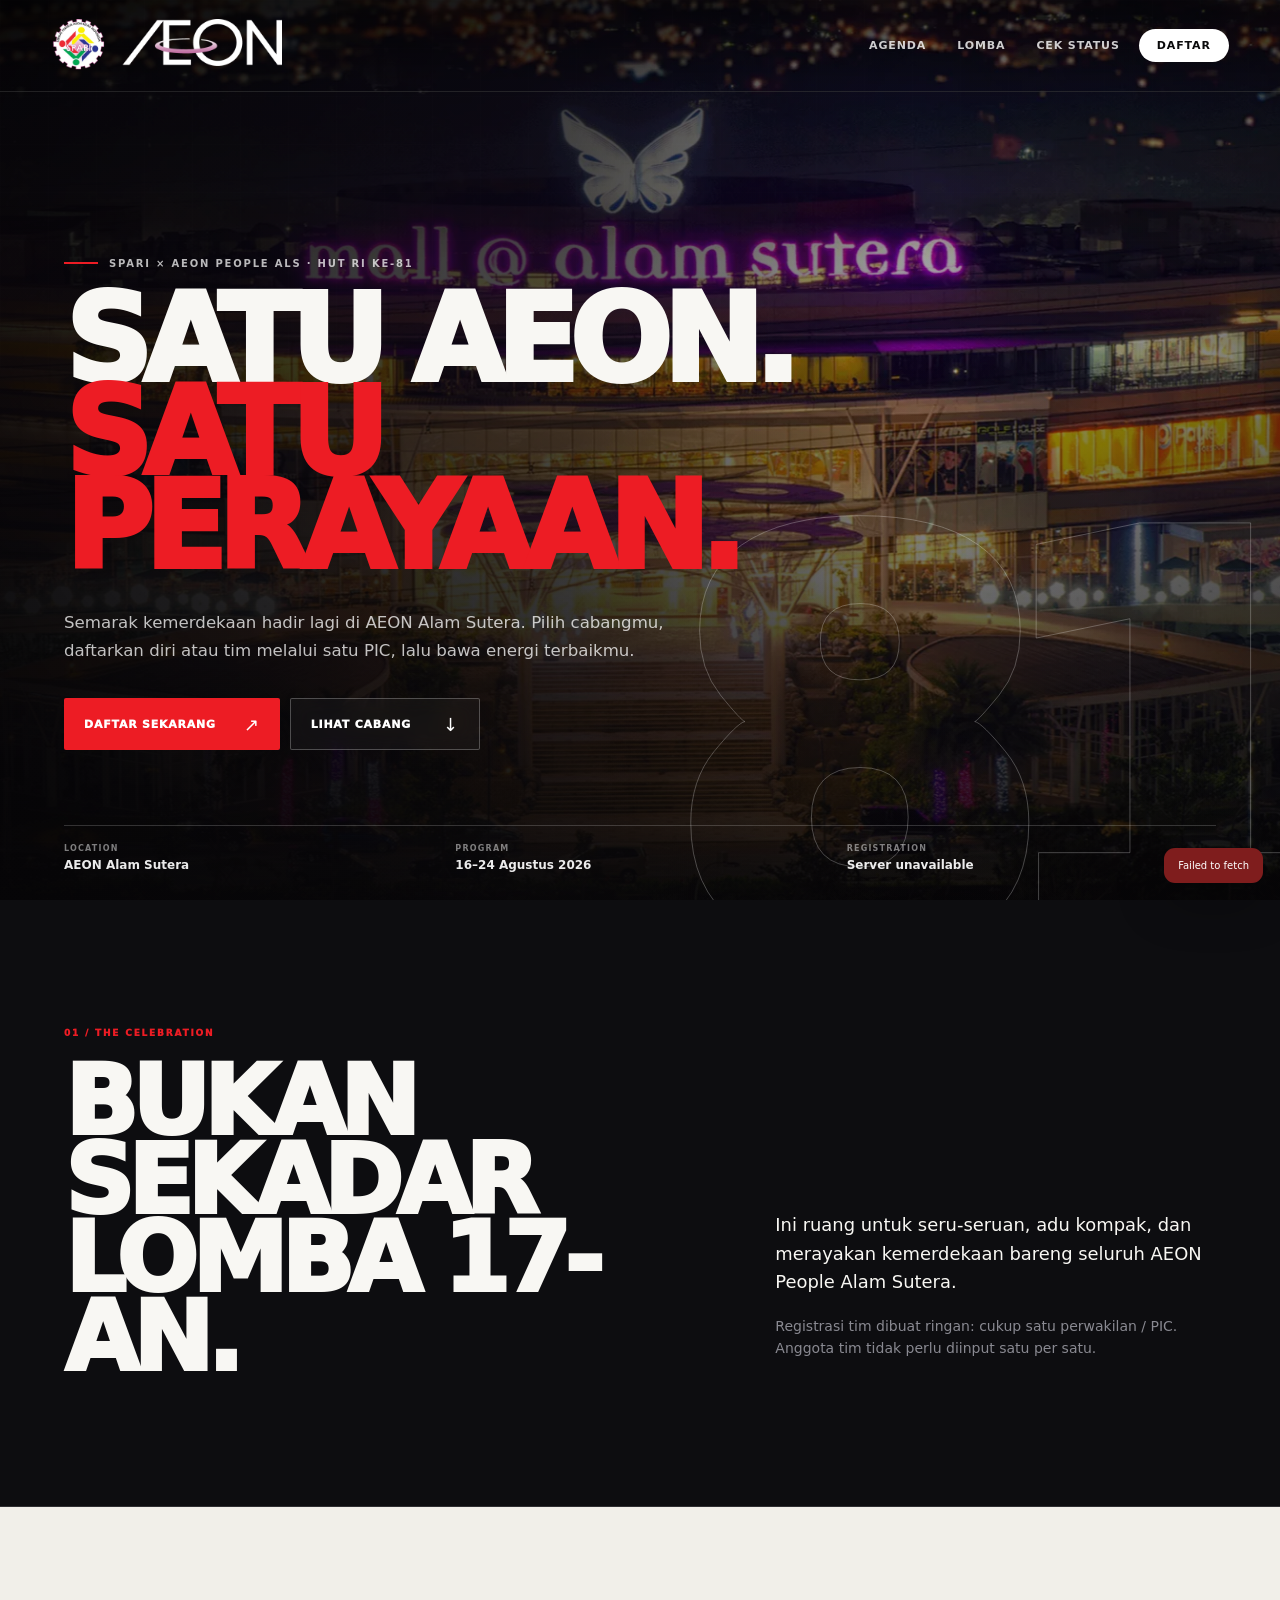
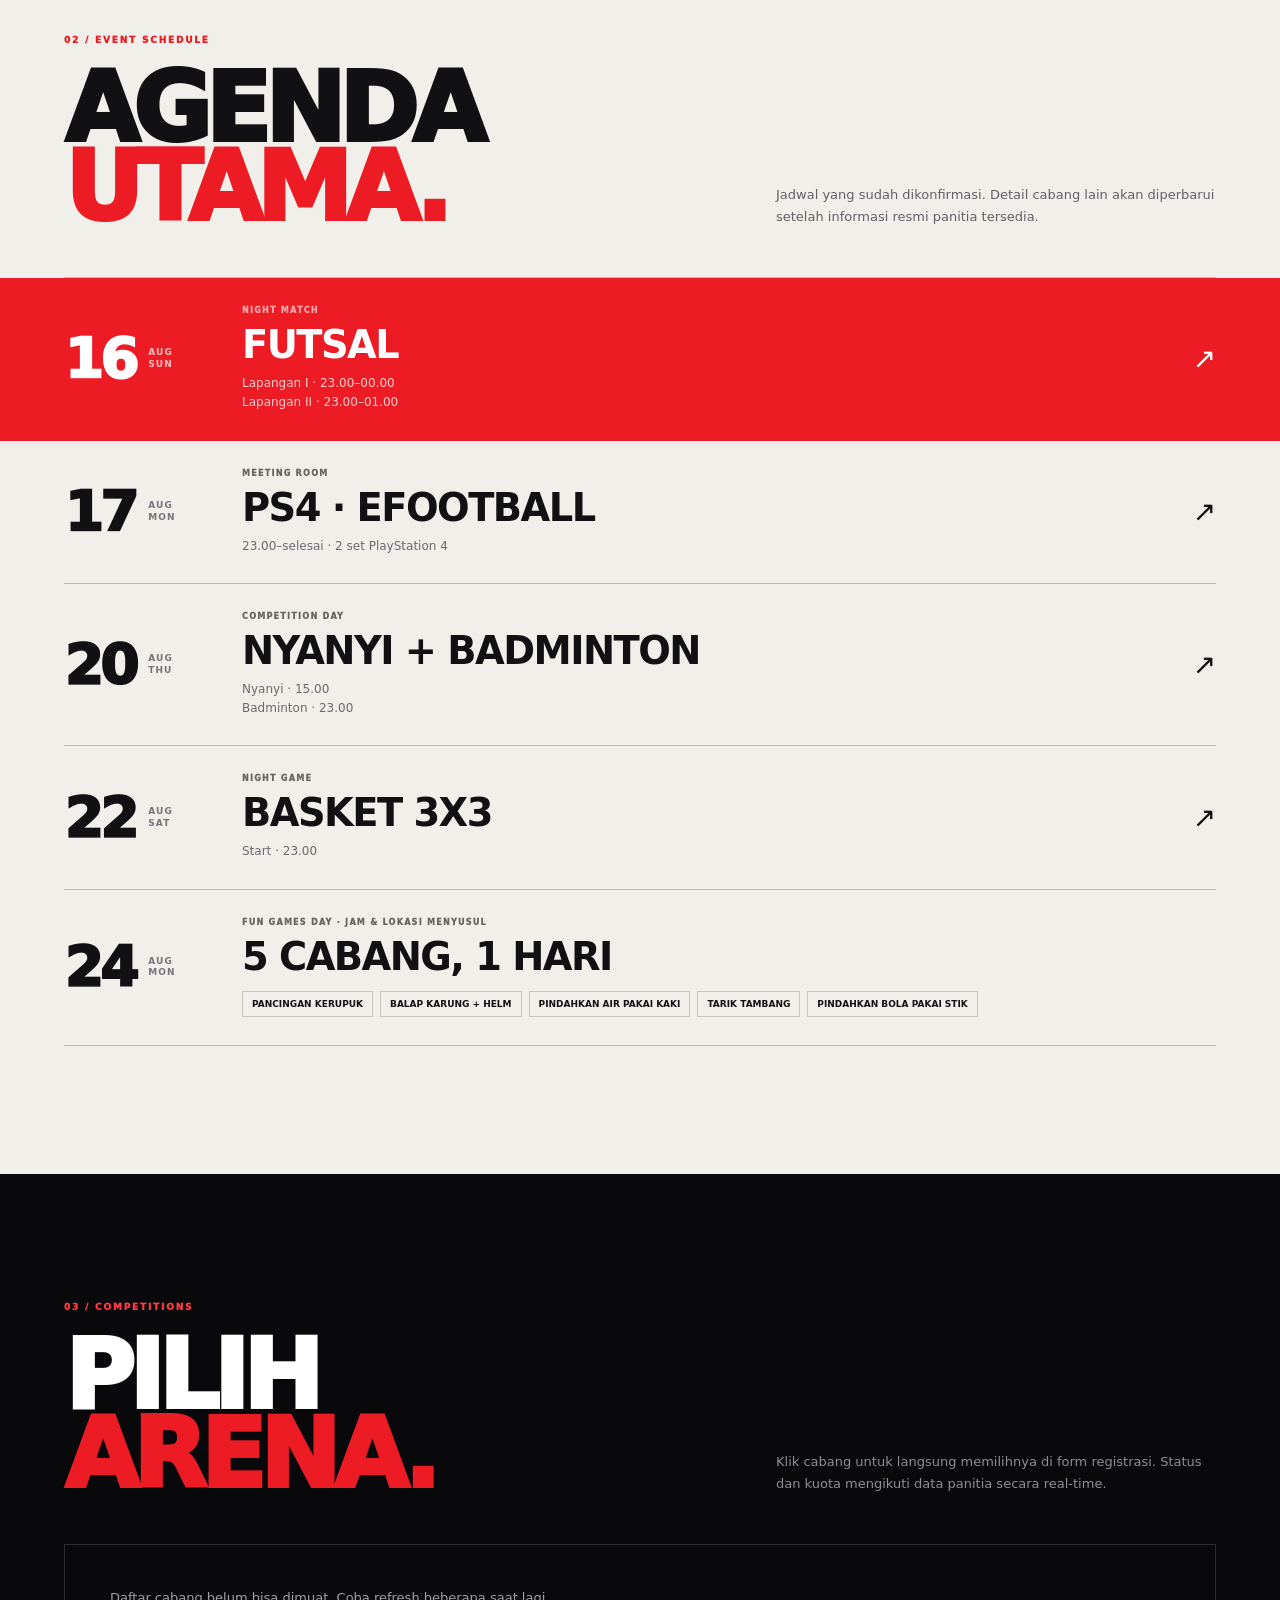
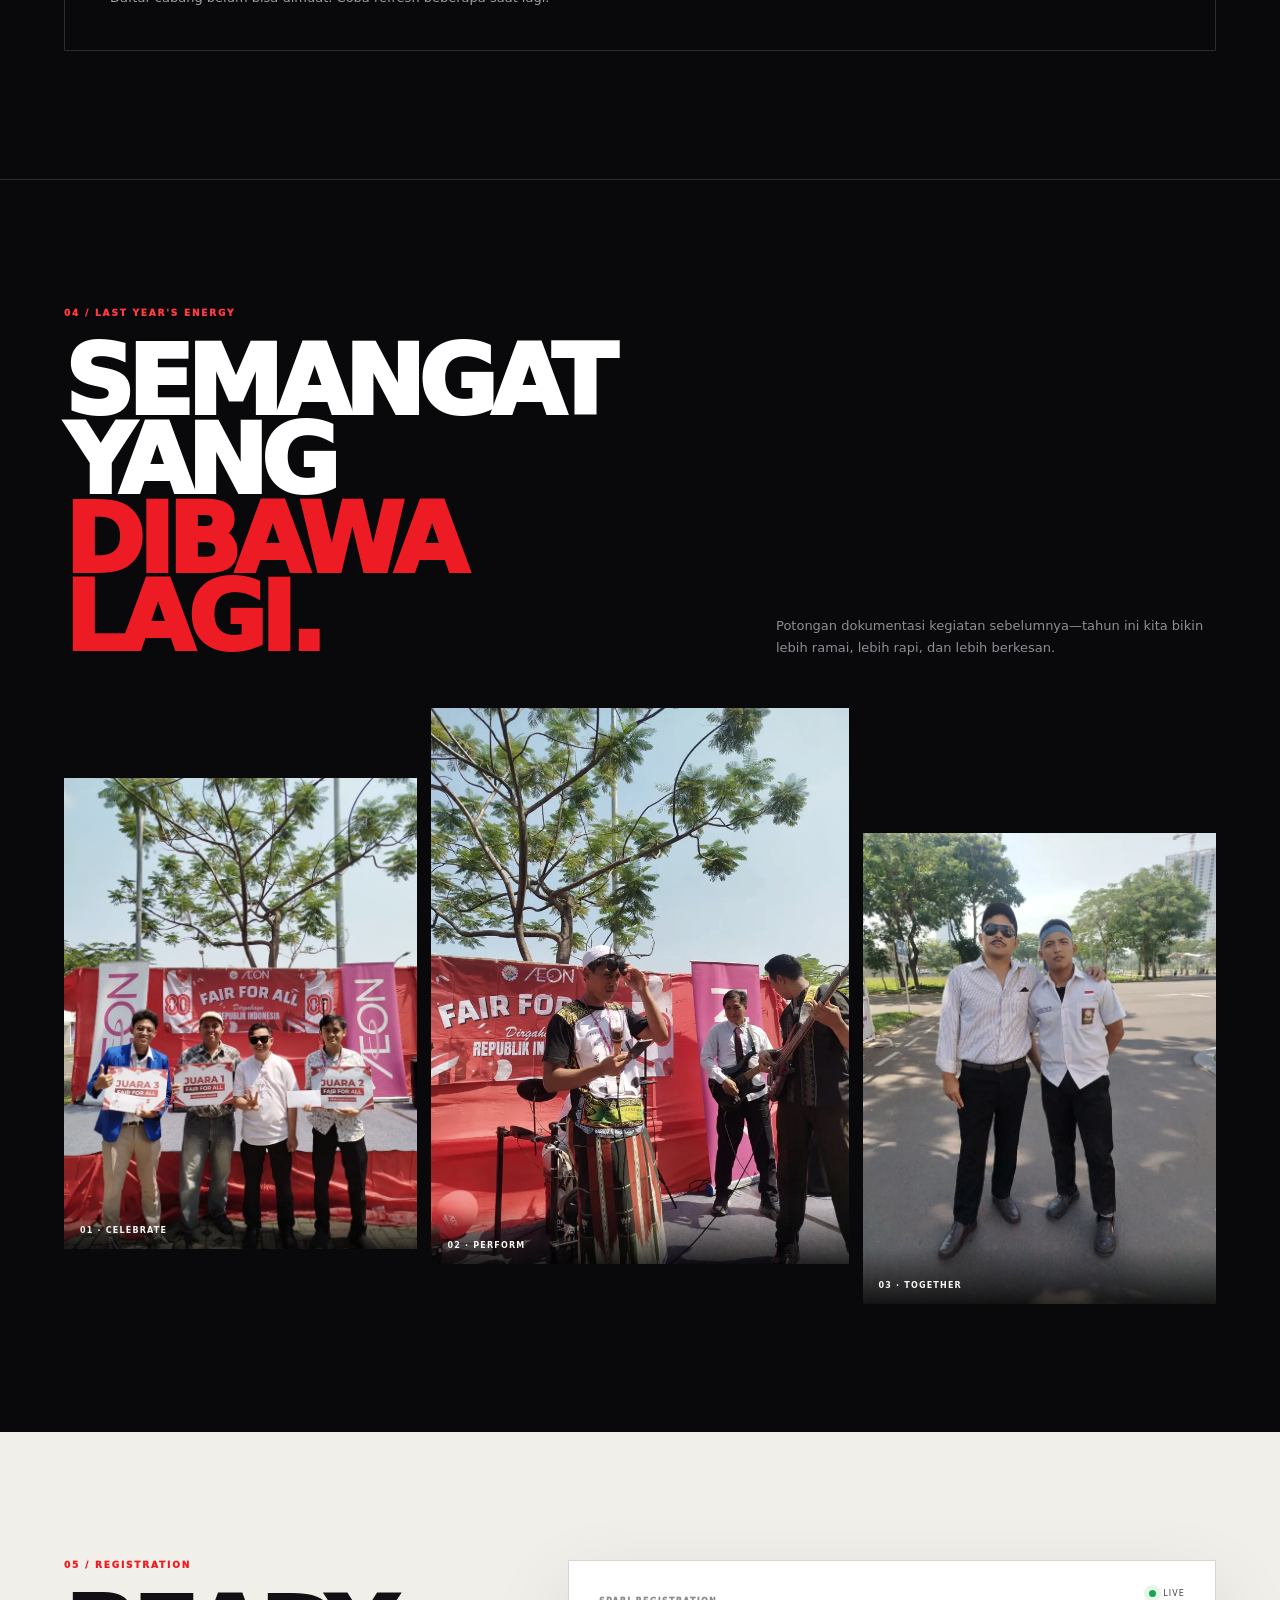
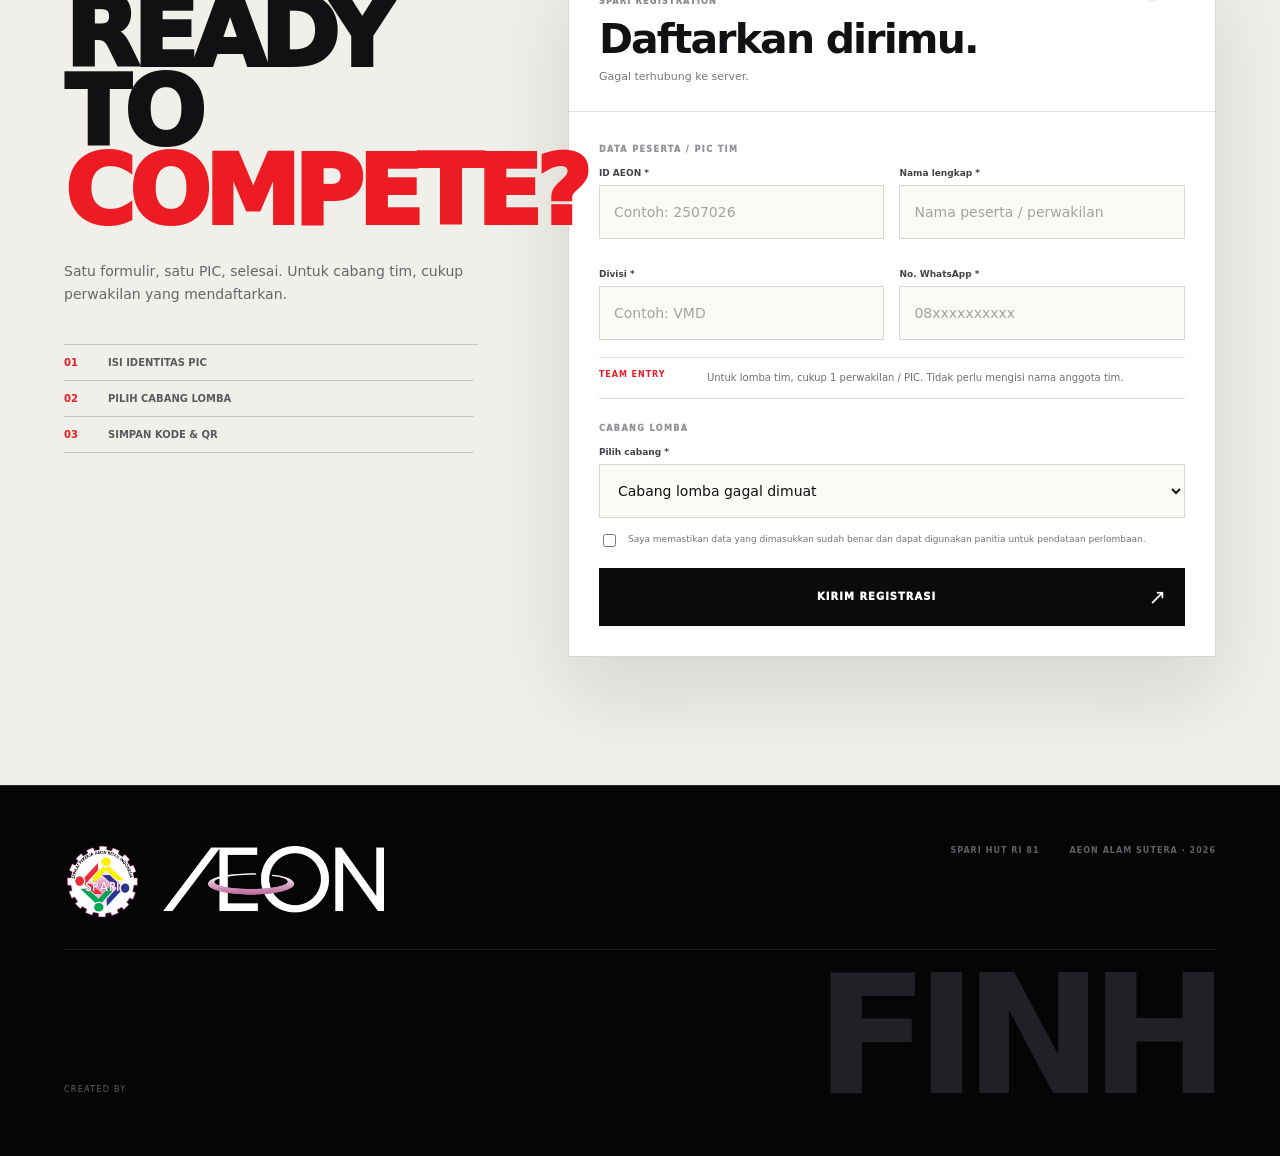
<file: index.html>
<!DOCTYPE html>
<html lang="id">
<head>
<meta charset="UTF-8">
<meta name="viewport" content="width=device-width,initial-scale=1,viewport-fit=cover">
<meta name="theme-color" content="#09090b">
<meta name="description" content="Registrasi SPARI HUT RI ke-81 AEON Alam Sutera — perlombaan, jadwal, dan kartu peserta digital.">
<link rel="preconnect" href="https://script.google.com">
<link rel="preconnect" href="https://script.googleusercontent.com" crossorigin>
<link rel="manifest" href="./manifest.webmanifest">
<link rel="icon" href="./assets/icon.svg">
<link rel="preload" as="image" href="./assets/media/mall-alam-sutera.webp" fetchpriority="high">
<link rel="stylesheet" href="./assets/app.css?v=8.1">
<title>SPARI HUT RI 81 — AEON Alam Sutera</title>
</head>
<body class="campaign-page">
  <header class="campaign-nav">
    <a class="campaign-brand" href="#top" aria-label="SPARI AEON">
      <img src="./assets/media/brand.webp" alt="SPARI dan AEON" width="1200" height="280">
    </a>
    <nav class="campaign-links" aria-label="Navigasi utama">
      <a href="#agenda">Agenda</a>
      <a href="#lomba">Lomba</a>
      <a href="./status.html">Cek Status</a>
      <a class="nav-cta" href="#daftar">Daftar</a>
    </nav>
  </header>

  <main id="top">
    <section class="campaign-hero" aria-labelledby="heroTitle">
      <div class="hero-photo" aria-hidden="true"></div>
      <div class="hero-vignette" aria-hidden="true"></div>
      <div class="hero-81" aria-hidden="true">81</div>
      <div class="hero-copy reveal-up">
        <div class="eyebrow"><span></span> SPARI × AEON PEOPLE ALS · HUT RI KE-81</div>
        <h1 id="heroTitle">SATU AEON.<br><em>SATU PERAYAAN.</em></h1>
        <p>Semarak kemerdekaan hadir lagi di AEON Alam Sutera. Pilih cabangmu, daftarkan diri atau tim melalui satu PIC, lalu bawa energi terbaikmu.</p>
        <div class="hero-actions">
          <a class="campaign-btn campaign-btn-primary" href="#daftar">DAFTAR SEKARANG <span>↗</span></a>
          <a class="campaign-btn campaign-btn-ghost" href="#lomba">LIHAT CABANG <span>↓</span></a>
        </div>
      </div>
      <div class="hero-bottom">
        <div><span>LOCATION</span><strong>AEON Alam Sutera</strong></div>
        <div><span>PROGRAM</span><strong>16–24 Agustus 2026</strong></div>
        <div><span>REGISTRATION</span><strong id="heroRegState">Menghubungkan…</strong></div>
      </div>
    </section>

    <section class="manifesto section-pad">
      <div class="section-kicker">01 / THE CELEBRATION</div>
      <div class="manifesto-grid">
        <h2>BUKAN SEKADAR<br>LOMBA 17-AN.</h2>
        <div class="manifesto-copy">
          <p>Ini ruang untuk seru-seruan, adu kompak, dan merayakan kemerdekaan bareng seluruh AEON People Alam Sutera.</p>
          <p class="muted">Registrasi tim dibuat ringan: cukup satu perwakilan / PIC. Anggota tim tidak perlu diinput satu per satu.</p>
        </div>
      </div>
    </section>

    <section class="agenda section-pad" id="agenda">
      <div class="section-head">
        <div>
          <div class="section-kicker">02 / EVENT SCHEDULE</div>
          <h2>AGENDA<br><span>UTAMA.</span></h2>
        </div>
        <p>Jadwal yang sudah dikonfirmasi. Detail cabang lain akan diperbarui setelah informasi resmi panitia tersedia.</p>
      </div>

      <div class="timeline" id="agendaTimeline"><div class="agenda-loading">Menyiapkan jadwal…</div></div>
    </section>

    <section class="competitions section-pad" id="lomba">
      <div class="section-head section-head-light">
        <div>
          <div class="section-kicker">03 / COMPETITIONS</div>
          <h2>PILIH<br><span>ARENA.</span></h2>
        </div>
        <p>Klik cabang untuk langsung memilihnya di form registrasi. Status dan kuota mengikuti data panitia secara real-time.</p>
      </div>
      <div class="competition-grid" id="eventShowcase" aria-live="polite">
        <div class="event-skeleton"></div><div class="event-skeleton"></div><div class="event-skeleton"></div><div class="event-skeleton"></div>
      </div>
    </section>

    <section class="memories section-pad">
      <div class="section-head section-head-light">
        <div>
          <div class="section-kicker">04 / LAST YEAR'S ENERGY</div>
          <h2>SEMANGAT YANG<br><span>DIBAWA LAGI.</span></h2>
        </div>
        <p>Potongan dokumentasi kegiatan sebelumnya—tahun ini kita bikin lebih ramai, lebih rapi, dan lebih berkesan.</p>
      </div>
      <div class="photo-wall">
        <figure class="photo-card photo-a"><img src="./assets/media/memory-01.webp" loading="lazy" decoding="async" alt="Dokumentasi kegiatan SPARI sebelumnya"><figcaption>01 · CELEBRATE</figcaption></figure>
        <figure class="photo-card photo-b"><img src="./assets/media/memory-02.webp" loading="lazy" decoding="async" alt="Dokumentasi panggung kegiatan SPARI sebelumnya"><figcaption>02 · PERFORM</figcaption></figure>
        <figure class="photo-card photo-c"><img src="./assets/media/memory-03.webp" loading="lazy" decoding="async" alt="Dokumentasi peserta kegiatan SPARI sebelumnya"><figcaption>03 · TOGETHER</figcaption></figure>
      </div>
    </section>

    <section class="register-zone" id="daftar">
      <div class="register-intro">
        <div class="section-kicker">05 / REGISTRATION</div>
        <h2>READY<br>TO <span>COMPETE?</span></h2>
        <p>Satu formulir, satu PIC, selesai. Untuk cabang tim, cukup perwakilan yang mendaftarkan.</p>
        <div class="register-note">
          <span>01</span><p>Isi identitas PIC</p>
          <span>02</span><p>Pilih cabang lomba</p>
          <span>03</span><p>Simpan kode & QR</p>
        </div>
      </div>

      <section class="register-card" aria-labelledby="formTitle">
        <div class="register-card-head">
          <div>
            <span>SPARI REGISTRATION</span>
            <h3 id="formTitle">Daftarkan dirimu.</h3>
            <p id="registrationState">Memuat status pendaftaran…</p>
          </div>
          <div class="live-dot" aria-hidden="true"><i></i> LIVE</div>
        </div>

        <form id="regForm" class="form-body-v8" novalidate>
          <div class="form-section-label">DATA PESERTA / PIC TIM</div>
          <div class="grid2">
            <div class="field-v8"><label for="aeonId">ID AEON *</label><input class="control-v8" id="aeonId" autocomplete="off" placeholder="Contoh: 2507026" required></div>
            <div class="field-v8"><label for="name">Nama lengkap *</label><input class="control-v8" id="name" autocomplete="name" placeholder="Nama peserta / perwakilan" required></div>
            <div class="field-v8"><label for="division">Divisi *</label><input class="control-v8" id="division" autocomplete="organization" placeholder="Contoh: VMD" required></div>
            <div class="field-v8"><label for="phone">No. WhatsApp *</label><input class="control-v8" id="phone" autocomplete="tel" inputmode="tel" placeholder="08xxxxxxxxxx" required></div>
          </div>

          <div class="pic-hint"><strong>TEAM ENTRY</strong><span>Untuk lomba tim, cukup 1 perwakilan / PIC. Tidak perlu mengisi nama anggota tim.</span></div>

          <div class="form-section-label">CABANG LOMBA</div>
          <div class="field-v8"><label for="eventId">Pilih cabang *</label><select class="control-v8" id="eventId" required disabled aria-busy="true"><option value="">Memuat cabang lomba…</option></select></div>

          <div class="event-info-v8" id="eventInfo">
            <div><span id="eventMetaLabel">SELECTED EVENT</span><strong id="eventName"></strong><p id="eventDesc"></p></div>
            <b id="eventFee"></b>
          </div>

          <div class="payment-box-v8" id="paymentBox"><span>PAYMENT</span><p id="paymentText"></p></div>

          <label class="agree-v8"><input type="checkbox" id="agree" required><span>Saya memastikan data yang dimasukkan sudah benar dan dapat digunakan panitia untuk pendataan perlombaan.</span></label>

          <button type="submit" class="submit-v8" id="submitBtn" disabled>
            <span class="spinner"></span><span class="btn-label">KIRIM REGISTRASI</span><span class="submit-arrow">↗</span>
          </button>
        </form>
      </section>
    </section>
  </main>

  <footer class="campaign-footer">
    <div class="footer-brand"><img src="./assets/media/brand.webp" alt="SPARI dan AEON" width="1200" height="280"></div>
    <div class="footer-meta"><span>SPARI HUT RI 81</span><span>AEON ALAM SUTERA · 2026</span></div>
    <div class="footer-credit"><small>CREATED BY</small><strong>FINH</strong></div>
  </footer>

  <div class="modal payment-reminder-modal" id="paymentReminderModal" aria-hidden="true">
    <div class="modal-card payment-reminder-card v8-dialog" role="dialog" aria-modal="true" aria-labelledby="paymentReminderTitle">
      <button class="modal-x" type="button" id="closePaymentReminder" aria-label="Tutup">×</button>
      <div class="reminder-kicker">PAYMENT REMINDER</div>
      <h3 id="paymentReminderTitle">Sebelum registrasi dikirim.</h3>
      <p id="paymentReminderText">Jika sudah melakukan pembayaran, kirim bukti pembayaran ke Bapak Faiz.</p>
      <div class="reminder-event" id="paymentReminderEvent"></div>
      <a class="wa-quick" id="paymentWaLink" href="https://wa.me/6285813035634" target="_blank" rel="noopener">WhatsApp Bapak Faiz · +62 858-1303-5634 <span>↗</span></a>
      <div class="modal-actions payment-reminder-actions">
        <button class="secondary-btn" type="button" id="cancelPaymentReminder">Kembali</button>
        <button class="primary-btn" type="button" id="confirmPaymentReminder"><span class="btn-label">Mengerti, Kirim Registrasi →</span></button>
      </div>
    </div>
  </div>

  <div class="modal" id="successModal">
    <div class="modal-card modal-center v8-dialog success-v8">
      <div class="success-icon">✓</div>
      <div class="reminder-kicker">REGISTRATION COMPLETE</div>
      <h3>Registrasi berhasil.</h3>
      <p>Data sudah diterima panitia. Simpan kode dan QR ini.</p>
      <div class="code-box" id="successCode">-</div>
      <div class="qr-wrap" id="successQr"></div>
      <p id="successInfo"></p>
      <div class="modal-actions">
        <button class="secondary-btn" type="button" id="copyCode">Salin kode</button>
        <button class="primary-btn" type="button" id="openCard"><span class="btn-label">Buka kartu peserta</span></button>
      </div>
    </div>
  </div>

<script src="./config.js" defer></script>
<script src="./assets/site-data.js?v=8.2" defer></script>
<script src="./assets/common.js?v=8.2" defer></script>
<script src="./assets/index.js?v=8.2" defer></script>
</body>
</html>
</file>
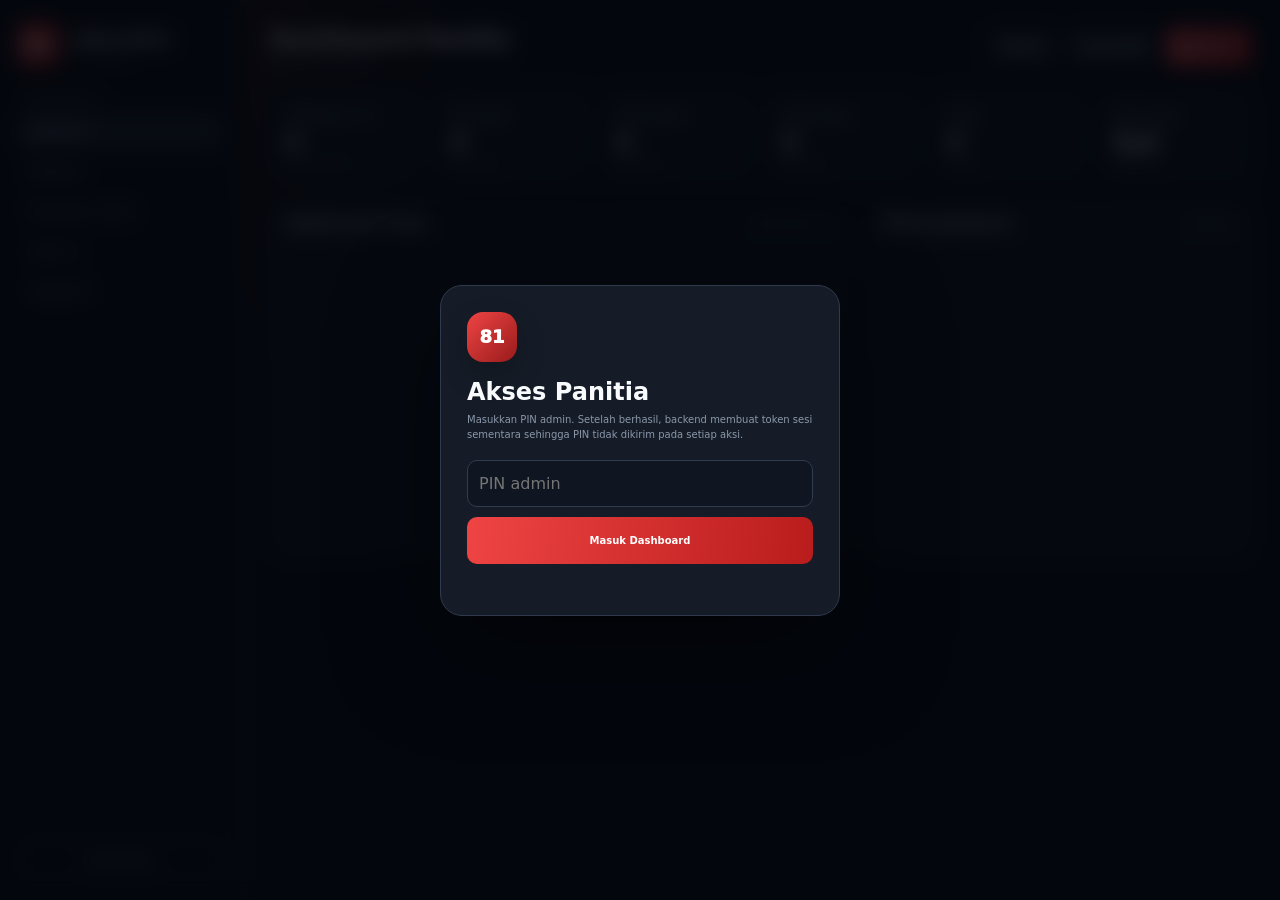
<file: admin.html>
<!DOCTYPE html>
<html lang="id">
<head>
<meta charset="UTF-8">
<meta name="viewport" content="width=device-width,initial-scale=1,viewport-fit=cover">
<meta name="theme-color" content="#0b1018">
<meta name="description" content="Dashboard panitia SPARI HUT RI ke-81.">
<link rel="preconnect" href="https://script.google.com">
<link rel="preconnect" href="https://script.googleusercontent.com" crossorigin>
<link rel="icon" href="./assets/icon.svg">
<link rel="stylesheet" href="./assets/app.css?v=8.1">
<title>Dashboard Panitia SPARI</title>
</head>
<body class="admin-body">
<div class="admin-app">
  <aside class="sidebar">
    <div class="admin-logo"><div class="brand-logo">81</div><div><b>SPARI ADMIN</b><small>HUT RI KE-81</small></div></div>
    <div class="nav-title">Workspace</div>
    <button class="nav-btn active" data-tab="dashboard">Dashboard</button>
    <button class="nav-btn" data-tab="registrations">Registrasi</button>
    <button class="nav-btn" data-tab="events">Pengaturan Lomba</button>
    <button class="nav-btn" data-tab="checkins">Check-in</button>
    <button class="nav-btn" data-tab="settings">Pengaturan</button>
    <div class="side-bottom"><button class="logout-btn" id="logoutBtn">Keluar Admin</button></div>
  </aside>

  <main class="admin-main">
    <div class="admin-header">
      <div><h1 id="pageTitle">Dashboard Panitia</h1><p id="lastUpdate">Belum memuat data.</p></div>
      <div class="header-actions">
        <button class="dark-btn" id="refreshBtn">Refresh</button>
        <a class="dark-btn" href="./checkin.html" style="display:inline-flex;align-items:center">Scanner QR</a>
        <button class="dark-btn red" id="exportBtn">Export CSV</button>
      </div>
    </div>

    <section class="admin-section active" id="tab-dashboard">
      <div class="stats">
        <div class="stat"><span>Perwakilan / PIC</span><strong id="sPeople">0</strong><small>pendaftar utama</small></div>
        <div class="stat"><span>Registrasi</span><strong id="sRegs">0</strong><small>form masuk</small></div>
        <div class="stat"><span>Sudah bayar</span><strong id="sPaid">0</strong><small>terverifikasi</small></div>
        <div class="stat"><span>Belum bayar</span><strong id="sUnpaid">0</strong><small>perlu dicek</small></div>
        <div class="stat"><span>Hadir</span><strong id="sPresent">0</strong><small>check-in</small></div>
        <div class="stat"><span>Dana masuk</span><strong id="sRevenue">Rp0</strong><small>sudah bayar</small></div>
      </div>
      <div class="admin-grid2">
        <div class="dark-panel">
          <div class="dark-panel-head"><h3>Registrasi per lomba</h3><span>Jumlah entry / tim</span></div>
          <div class="chart-box"><canvas id="eventChart"></canvas></div>
        </div>
        <div class="dark-panel">
          <div class="dark-panel-head"><h3>Status pembayaran</h3><span>Ringkasan</span></div>
          <div class="chart-box"><canvas id="paymentChart"></canvas></div>
        </div>
      </div>
    </section>

    <section class="admin-section" id="tab-registrations">
      <div class="dark-panel">
        <div class="toolbar">
          <div class="search"><input class="dark-control" id="search" placeholder="Cari nama, ID, kode, divisi, atau tim..."></div>
          <select class="dark-control" id="eventFilter"><option value="">Semua lomba</option></select>
          <select class="dark-control" id="statusFilter"><option value="">Semua pembayaran</option><option>Sudah Bayar</option><option>Belum Bayar</option><option>Gratis</option></select>
          <select class="dark-control" id="checkFilter"><option value="">Semua check-in</option><option>Hadir</option><option>Belum Hadir</option></select>
        </div>
        <div class="table-wrap">
          <table class="dark-table">
            <thead><tr><th>Kode</th><th>Peserta</th><th>Lomba</th><th>Tim</th><th>Biaya</th><th>Bayar</th><th>Check-in</th><th>Waktu</th><th>Aksi</th></tr></thead>
            <tbody id="regBody"></tbody>
          </table>
        </div>
        <div class="empty-dark" id="regEmpty">Belum ada data yang cocok.</div>
        <div class="panel-foot"><span id="rowInfo">0 data</span><span>SPARI HUT RI 81</span></div>
      </div>
    </section>

    <section class="admin-section" id="tab-events">
      <div class="dark-panel">
        <div class="dark-panel-head"><h3>Pengaturan Cabang Lomba</h3><span>Fee, kuota, dan status dapat diubah tanpa edit source code.</span></div>
        <div class="table-wrap">
          <table class="event-editor">
            <thead><tr><th>No</th><th>Cabang</th><th>Tipe</th><th>Biaya</th><th>Kuota Entry/Tim</th><th>Terpakai</th><th>Status</th><th>Aksi</th></tr></thead>
            <tbody id="eventBody"></tbody>
          </table>
        </div>
      </div>
    </section>

    <section class="admin-section" id="tab-checkins">
      <div class="dark-panel">
        <div class="dark-panel-head"><h3>Check-in Terbaru</h3><span><a href="./checkin.html" style="color:#93c5fd">Buka scanner QR →</a></span></div>
        <div class="recent-list" id="checkinList"></div>
      </div>
    </section>

    <section class="admin-section" id="tab-settings">
      <div class="admin-grid2">
        <div class="dark-panel">
          <div class="dark-panel-head"><h3>Pengaturan Publik</h3><span>Langsung tampil pada halaman registrasi.</span></div>
          <form class="settings-form" id="settingsForm">
            <div class="settings-grid">
              <div><label>Status pendaftaran</label><select class="dark-control" id="setOpen" style="width:100%"><option value="TRUE">Dibuka</option><option value="FALSE">Ditutup</option></select></div>
              <div><label>Nama bank</label><input class="dark-control" id="setBank" style="width:100%"></div>
              <div><label>Nomor rekening</label><input class="dark-control" id="setAccount" style="width:100%"></div>
              <div><label>Nama rekening</label><input class="dark-control" id="setAccountName" style="width:100%"></div>
              <div style="grid-column:1/-1"><label>Pesan popup pembayaran</label><textarea class="dark-control" id="setAnnouncement" style="width:100%" placeholder="Contoh: Jika sudah melakukan pembayaran, kirim bukti pembayaran ke nomor Bapak Faiz."></textarea><small style="display:block;margin-top:6px;color:#748399;font-size:8px;line-height:1.5">Pesan ini hanya muncul saat peserta memilih lomba berbayar lalu menekan Kirim Registrasi.</small></div>
            </div>
            <button class="dark-btn red" type="submit" style="margin-top:12px">Simpan Pengaturan</button>
          </form>
        </div>
        <div class="dark-panel">
          <div class="dark-panel-head"><h3>Audit Log</h3><span>Aktivitas admin terbaru</span></div>
          <div class="audit-list" id="auditList"></div>
        </div>
      </div>
    </section>
  </main>
</div>

<div class="login-overlay" id="loginOverlay">
  <form class="login-card" id="loginForm">
    <div class="brand-logo" style="background:linear-gradient(135deg,#ef4444,#991b1b);color:#fff;margin-bottom:16px">81</div>
    <h2>Akses Panitia</h2><p>Masukkan PIN admin. Setelah berhasil, backend membuat token sesi sementara sehingga PIN tidak dikirim pada setiap aksi.</p>
    <input class="dark-control" id="adminPin" type="password" inputmode="numeric" placeholder="PIN admin" required>
    <button class="dark-btn red" style="width:100%;height:47px" type="submit" id="loginBtn">Masuk Dashboard</button>
    <div class="login-error" id="loginError"></div>
  </form>
</div>

<div class="modal dark-modal" id="detailModal">
  <div class="modal-card">
    <div class="modal-head"><div><h3 id="detailTitle">Detail</h3><p id="detailSub"></p></div><button class="close-btn" id="closeDetail">×</button></div>
    <div id="detailContent"></div>
  </div>
</div>

<script src="./config.js" defer></script>
<script src="./assets/common.js?v=8.1" defer></script>
<script src="./assets/admin.js?v=8.1" defer></script>
</body>
</html>
</file>
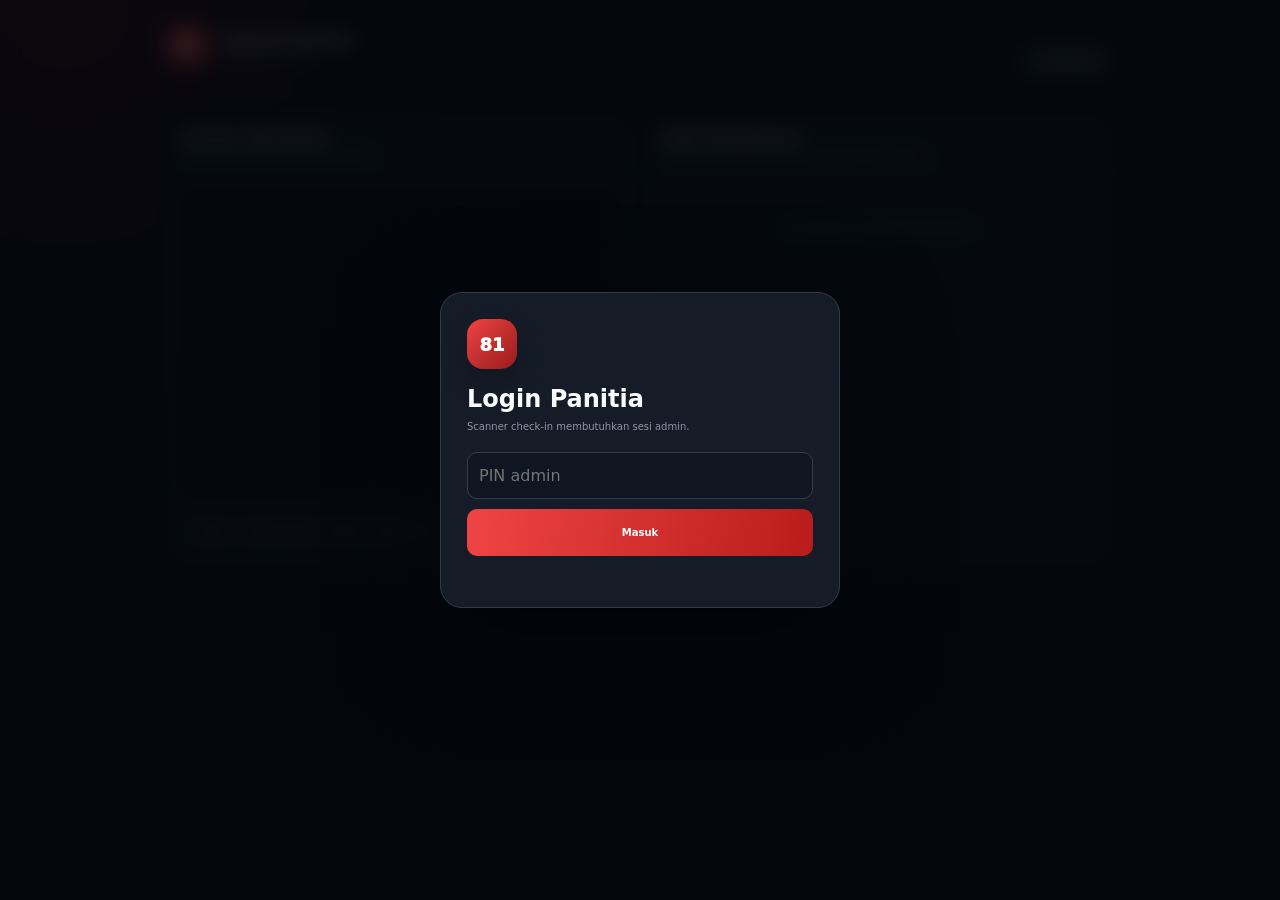
<file: checkin.html>
<!DOCTYPE html>
<html lang="id">
<head>
<meta charset="UTF-8">
<meta name="viewport" content="width=device-width,initial-scale=1,viewport-fit=cover">
<meta name="theme-color" content="#0b1018">
<meta name="description" content="Scanner check-in QR peserta SPARI HUT RI ke-81.">
<link rel="preconnect" href="https://script.google.com">
<link rel="preconnect" href="https://script.googleusercontent.com" crossorigin>
<link rel="icon" href="./assets/icon.svg">
<link rel="stylesheet" href="./assets/app.css?v=8.1">
<title>Check-in QR SPARI</title>
</head>
<body class="admin-body">
<div class="checkin-shell">
  <header class="checkin-header">
    <div class="admin-logo"><div class="brand-logo">81</div><div><b>CHECK-IN PANITIA</b><small>SPARI HUT RI KE-81</small></div></div>
    <a class="dark-btn" href="./admin.html" style="display:inline-flex;align-items:center">← Dashboard</a>
  </header>

  <div class="checkin-grid">
    <section class="scanner-card">
      <div class="scanner-head"><h2>Scanner QR Peserta</h2><p>Arahkan kamera ke QR pada kartu peserta.</p></div>
      <div class="scanner-body">
        <div class="scanner-box" id="reader"></div>
        <div class="manual-row">
          <input class="dark-control" id="manualCode" placeholder="Atau masukkan kode registrasi">
          <button class="dark-btn red" id="manualLookup">Cari</button>
        </div>
      </div>
    </section>

    <section class="lookup-dark">
      <div class="scanner-head"><h2>Hasil Pemeriksaan</h2><p>Pastikan nama dan cabang lomba sesuai sebelum check-in.</p></div>
      <div class="lookup-result" id="lookupResult">
        <div class="checkin-person">
          <h3 id="ciName">-</h3>
          <p id="ciSub">-</p>
          <div class="checkin-meta">
            <div class="detail-box"><span>Pembayaran</span><b id="ciPayment">-</b></div>
            <div class="detail-box"><span>Check-in</span><b id="ciStatus">-</b></div>
            <div class="detail-box"><span>Divisi</span><b id="ciDivision">-</b></div>
            <div class="detail-box"><span>Tim</span><b id="ciTeam">-</b></div>
          </div>
          <div class="checkin-actions">
            <button class="present-btn" id="checkinBtn">✓ Tandai Hadir</button>
            <button class="undo-btn" id="undoBtn">Batalkan Check-in</button>
          </div>
        </div>
      </div>
      <div class="empty-dark" id="lookupEmpty" style="display:block">Scan QR atau masukkan kode peserta.</div>
    </section>
  </div>
</div>

<div class="login-overlay" id="loginOverlay">
  <form class="login-card" id="loginForm">
    <div class="brand-logo" style="background:linear-gradient(135deg,#ef4444,#991b1b);color:#fff;margin-bottom:16px">81</div>
    <h2>Login Panitia</h2><p>Scanner check-in membutuhkan sesi admin.</p>
    <input class="dark-control" id="adminPin" type="password" inputmode="numeric" placeholder="PIN admin" required>
    <button class="dark-btn red" style="width:100%;height:47px" type="submit">Masuk</button>
    <div class="login-error" id="loginError"></div>
  </form>
</div>

<script src="./config.js" defer></script>
<script src="./assets/common.js?v=8.1" defer></script>
<script src="./assets/checkin.js?v=8.1" defer></script>
</body>
</html>
</file>
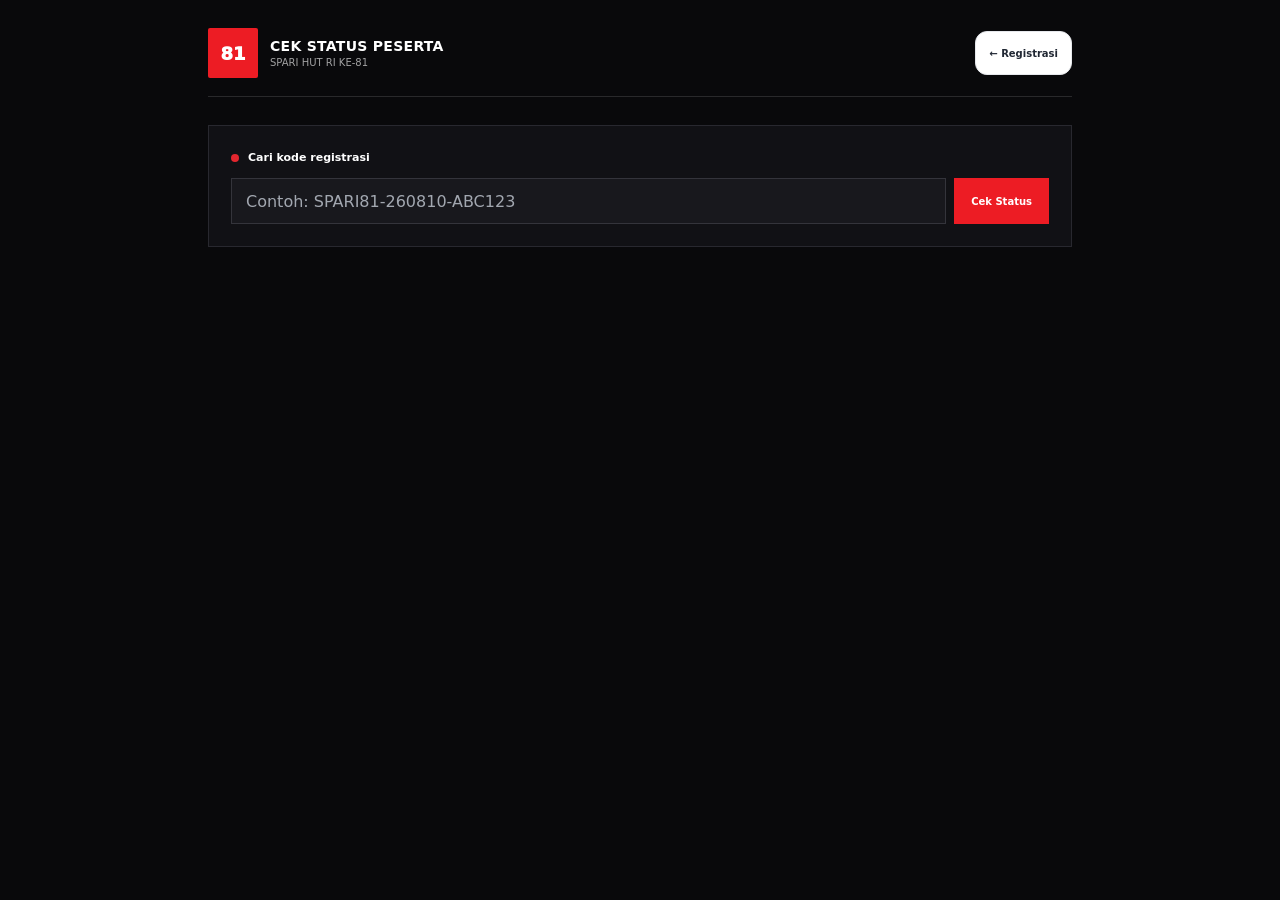
<file: status.html>
<!DOCTYPE html>
<html lang="id">
<head>
<meta charset="UTF-8">
<meta name="viewport" content="width=device-width,initial-scale=1,viewport-fit=cover">
<meta name="theme-color" content="#09090b">
<meta name="description" content="Cek status dan kartu peserta SPARI HUT RI ke-81.">
<link rel="preconnect" href="https://script.google.com">
<link rel="preconnect" href="https://script.googleusercontent.com" crossorigin>
<link rel="manifest" href="./manifest.webmanifest">
<link rel="icon" href="./assets/icon.svg">
<link rel="stylesheet" href="./assets/app.css?v=8.1">
<title>Cek Status SPARI HUT RI 81</title>
</head>
<body class="status-v8">
<div class="status-shell">
  <header class="status-top no-print">
    <div class="brand">
      <div class="brand-logo">81</div>
      <div><strong>CEK STATUS PESERTA</strong><small>SPARI HUT RI KE-81</small></div>
    </div>
    <a class="secondary-btn" href="./index.html" style="display:inline-flex;align-items:center">← Registrasi</a>
  </header>

  <section class="lookup-card no-print">
    <div class="section-title">Cari kode registrasi</div>
    <div class="lookup-row">
      <input class="control" id="codeInput" placeholder="Contoh: SPARI81-260810-ABC123">
      <button id="lookupBtn">Cek Status</button>
    </div>
  </section>

  <section class="ticket" id="ticket">
    <div class="ticket-head">
      <div><strong id="ticketName">-</strong><small id="ticketEvent">-</small></div>
      <div class="mono" id="ticketCode" style="color:#fff">-</div>
    </div>
    <div class="ticket-body">
      <div class="ticket-grid">
        <div class="ticket-field"><span>Divisi</span><b id="ticketDivision">-</b></div>
        <div class="ticket-field"><span>Jenis Entry</span><b id="ticketTeam">-</b></div>
        <div class="ticket-field"><span>Biaya</span><b id="ticketFee">-</b></div>
        <div class="ticket-field"><span>Terdaftar</span><b id="ticketCreated">-</b></div>
      </div>
      <div class="ticket-statuses">
        <span class="badge" id="paymentBadge">-</span>
        <span class="badge" id="checkinBadge">-</span>
      </div>
      <div class="ticket-bottom">
        <div class="qr-wrap" id="ticketQr"></div>
        <div>
          <h3 style="margin:0 0 7px;font-size:18px">Kartu peserta digital</h3>
          <p style="margin:0;color:#6b7280;font-size:10px;line-height:1.6">Tunjukkan QR/kode ini kepada panitia saat registrasi ulang atau check-in pada hari kegiatan.</p>
          <div class="ticket-actions no-print">
            <button onclick="window.print()">Print / Simpan PDF</button>
            <button id="copyTicketCode">Salin Kode</button>
          </div>
        </div>
      </div>
    </div>
  </section>
</div>

<script src="./config.js" defer></script>
<script src="./assets/common.js?v=8.1" defer></script>
<script src="./assets/status.js?v=8.1" defer></script>
</body>
</html>
</file>
<file: assets/app.css>
:root{
  --red:#e3262e;--red2:#b5121b;--red3:#7f1017;--ink:#111827;--muted:#667085;
  --line:#e6e8ec;--soft:#f7f8fa;--white:#fff;--green:#16803b;--amber:#a65b08;
  --blue:#2563eb;--dark:#0b1018;--dark2:#131a25;--dark3:#1a2331;
  --shadow:0 24px 75px rgba(17,24,39,.18)
}
*{box-sizing:border-box}
html{scroll-behavior:smooth}
body{margin:0;font-family:Inter,ui-sans-serif,system-ui,-apple-system,"Segoe UI",Roboto,Arial,sans-serif;color:var(--ink)}
button,input,select,textarea{font:inherit}button{cursor:pointer}
a{text-decoration:none;color:inherit}
.bg-public{
  min-height:100vh;
  background:
    radial-gradient(circle at 8% 8%,rgba(255,255,255,.17),transparent 24%),
    radial-gradient(circle at 86% 10%,rgba(239,68,68,.28),transparent 24%),
    linear-gradient(145deg,#771018 0%,#b41820 34%,#33202a 68%,#101827 100%);
}
.bg-public:before{
  content:"";position:fixed;inset:0;pointer-events:none;opacity:.18;
  background-image:linear-gradient(rgba(255,255,255,.06) 1px,transparent 1px),
  linear-gradient(90deg,rgba(255,255,255,.06) 1px,transparent 1px);background-size:42px 42px
}
.public-shell{width:min(1180px,100%);margin:auto;padding:28px 22px 60px;position:relative}
.public-top{display:flex;align-items:center;justify-content:space-between;gap:16px;color:#fff;margin-bottom:27px}
.brand{display:flex;align-items:center;gap:12px}
.brand-logo{width:50px;height:50px;border-radius:16px;background:#fff;color:var(--red2);display:grid;place-items:center;font-size:18px;font-weight:1000;box-shadow:0 12px 30px rgba(0,0,0,.2)}
.brand strong{display:block;font-size:14px;letter-spacing:.02em}.brand small{display:block;margin-top:3px;font-size:10px;color:rgba(255,255,255,.62)}
.public-nav{display:flex;gap:7px}
.public-nav a{padding:9px 12px;border:1px solid rgba(255,255,255,.16);background:rgba(255,255,255,.08);backdrop-filter:blur(10px);color:#fff;border-radius:999px;font-size:10px;font-weight:850}
.public-grid{display:grid;grid-template-columns:minmax(0,.82fr) minmax(520px,1.18fr);gap:30px;align-items:start}
.public-hero{color:#fff;padding:32px 6px 0 0;position:sticky;top:20px}
.kicker{display:inline-flex;align-items:center;gap:9px;padding:8px 11px;border:1px solid rgba(255,255,255,.17);background:rgba(255,255,255,.08);border-radius:999px;font-size:10px;font-weight:900;letter-spacing:.09em;text-transform:uppercase}
.kicker i{display:block;width:8px;height:8px;border-radius:50%;background:#fff;box-shadow:0 0 0 5px rgba(255,255,255,.12)}
.public-hero h1{margin:22px 0 16px;font-size:clamp(44px,5vw,70px);line-height:.98;letter-spacing:-.055em}
.public-hero>p{margin:0;max-width:560px;color:rgba(255,255,255,.74);font-size:16px;line-height:1.7}
.public-card{overflow:hidden;border-radius:29px;background:rgba(255,255,255,.97);border:1px solid rgba(255,255,255,.5);box-shadow:var(--shadow)}
.card-head{display:flex;justify-content:space-between;align-items:flex-start;gap:18px;padding:26px 28px 20px;border-bottom:1px solid var(--line)}
.card-head h2{margin:0 0 7px;font-size:22px;letter-spacing:-.02em}.card-head p{margin:0;color:var(--muted);font-size:11px;line-height:1.55}
.step-chip{width:44px;height:44px;min-width:44px;border-radius:14px;background:#fee2e2;color:#b91c1c;display:grid;place-items:center;font-weight:1000}
.form-body{padding:23px 28px 28px}
.section-title{display:flex;align-items:center;gap:9px;font-size:11px;font-weight:900;margin:3px 0 14px;color:#333a46}
.section-title:before{content:"";width:8px;height:8px;border-radius:50%;background:var(--red)}
.section-help{margin:-4px 0 16px;padding:11px 13px;border:1px solid rgba(185,28,28,.12);border-radius:12px;background:#fff8f8;color:#6b4a4d;font-size:11px;line-height:1.55}.section-help b{color:#991b1b}
.grid2{display:grid;grid-template-columns:1fr 1fr;gap:15px}
.field{margin-bottom:15px}.field label{display:block;margin-bottom:7px;font-size:10px;font-weight:900;color:#454c58}
.control{width:100%;height:50px;border-radius:13px;border:1px solid #d9dce2;background:#fff;padding:0 14px;outline:none;color:#111827;transition:.17s}
textarea.control{height:auto;min-height:95px;padding:12px 14px;resize:vertical}
.control:focus{border-color:#ef4444;box-shadow:0 0 0 4px rgba(239,68,68,.10)}
.control::placeholder{color:#a2a7b0}
.event-info{display:none;border-radius:16px;padding:15px 16px;margin:2px 0 17px;border:1px solid #f1c7ca;background:#fff7f7}
.event-info.show{display:block}.event-row{display:flex;justify-content:space-between;gap:14px;align-items:center}
.event-name{font-size:11px;font-weight:950}.event-fee{font-size:12px;font-weight:1000;color:#b91c1c;white-space:nowrap}
.event-desc{margin-top:7px;color:#6d7480;font-size:10px;line-height:1.55}
.team-panel{display:none;background:#f8fafc;border:1px solid var(--line);border-radius:18px;padding:16px;margin-bottom:17px}
.team-panel.show{display:block}.team-head{display:flex;justify-content:space-between;gap:10px;align-items:center;margin-bottom:11px}
.team-head b{font-size:11px}.team-head span{font-size:9px;color:#7d8693}
.member-row{display:grid;grid-template-columns:.65fr 1fr .8fr auto;gap:7px;margin-top:8px}
.member-row .control{height:41px;border-radius:10px;padding:0 10px}
.remove-member{width:41px;height:41px;border:0;border-radius:10px;background:#fee2e2;color:#b91c1c;font-weight:1000}
.add-member{height:40px;margin-top:10px;border-radius:10px;border:1px dashed #edb4b8;background:#fff;color:#b91c1c;padding:0 12px;font-size:10px;font-weight:900}
.payment-box{display:none;border:1px solid #efddb1;background:#fff9ed;border-radius:16px;padding:14px;margin-bottom:16px}
.payment-box.show{display:block}.payment-box b{display:block;font-size:11px;margin-bottom:5px}.payment-box span{display:block;font-size:10px;color:#775e31;line-height:1.55}
.agree{display:flex;gap:9px;align-items:flex-start;font-size:10px;color:#616875;line-height:1.5;margin:4px 0 16px}
.agree input{margin-top:2px;accent-color:var(--red)}
.primary-btn{width:100%;height:54px;border:0;border-radius:14px;color:#fff;font-weight:950;background:linear-gradient(100deg,#ef4444,#dc2626 55%,#991b1b);box-shadow:0 13px 28px rgba(185,28,28,.23);display:flex;align-items:center;justify-content:center;gap:9px}
.primary-btn:disabled{opacity:.62;cursor:not-allowed}.spinner{width:17px;height:17px;border-radius:50%;border:2px solid rgba(255,255,255,.35);border-top-color:#fff;display:none;animation:spin .7s linear infinite}.loading .spinner{display:block}.loading .btn-label{display:none}@keyframes spin{to{transform:rotate(360deg)}}
.secondary-btn{height:44px;border-radius:12px;border:1px solid var(--line);background:#fff;color:#202733;padding:0 13px;font-size:10px;font-weight:900}
.public-footer{text-align:center;color:rgba(255,255,255,.54);font-size:24px;margin-top:20px}
.modal{position:fixed;inset:0;background:rgba(5,8,14,.70);backdrop-filter:blur(9px);display:none;align-items:center;justify-content:center;padding:20px;z-index:90}.modal.show{display:flex}
.modal-card{width:min(450px,100%);max-height:90vh;overflow:auto;background:#fff;border-radius:25px;padding:26px;box-shadow:0 30px 100px rgba(0,0,0,.34)}
.modal-center{text-align:center}.success-icon{width:64px;height:64px;border-radius:50%;margin:0 auto 15px;background:#dcfce7;color:#16803b;display:grid;place-items:center;font-size:28px;font-weight:1000}
.modal-card h3{margin:0 0 7px;font-size:22px}.modal-card p{margin:0;color:#69717e;font-size:11px;line-height:1.55}
.code-box{margin:16px 0;padding:13px;border-radius:13px;background:#f7f8f9;border:1px dashed #c9cdd3;font-family:ui-monospace,SFMono-Regular,Menlo,monospace;font-weight:950;letter-spacing:.05em;text-align:center}
.qr-wrap{width:164px;height:164px;margin:15px auto;display:grid;place-items:center;background:#fff;border:1px solid var(--line);border-radius:16px;padding:8px}
.qr-wrap img,.qr-wrap canvas{max-width:100%!important;max-height:100%!important}
.modal-actions{display:grid;grid-template-columns:1fr 1fr;gap:8px;margin-top:15px}.modal-actions .primary-btn{height:44px;font-size:10px}.modal-actions .secondary-btn{width:100%}
.app-toast{position:fixed;right:17px;bottom:17px;max-width:360px;padding:12px 14px;border-radius:11px;background:#111827;color:#fff;font-size:10px;box-shadow:0 18px 50px rgba(0,0,0,.3);opacity:0;transform:translateY(10px);transition:.18s;pointer-events:none;z-index:120}.app-toast.show{opacity:1;transform:none}.app-toast[data-type="error"]{background:#7f1d1d}.app-toast[data-type="success"]{background:#14532d}

/* status/card */
.status-shell{width:min(760px,100%);margin:auto;padding:28px 18px 55px;position:relative}
.status-top{display:flex;justify-content:space-between;align-items:center;gap:12px;color:#fff;margin-bottom:22px}
.lookup-card,.ticket{background:#fff;border-radius:25px;box-shadow:var(--shadow);overflow:hidden}
.lookup-card{padding:22px;margin-bottom:16px}.lookup-row{display:grid;grid-template-columns:1fr auto;gap:8px}.lookup-row .control{height:46px}.lookup-row button{height:46px;border:0;border-radius:12px;background:#b91c1c;color:#fff;padding:0 17px;font-size:10px;font-weight:900}
.ticket{display:none}.ticket.show{display:block}.ticket-head{padding:21px 23px;background:linear-gradient(110deg,#ef4444,#b91c1c);color:#fff;display:flex;justify-content:space-between;gap:14px}.ticket-head strong{display:block;font-size:16px}.ticket-head small{display:block;margin-top:4px;color:rgba(255,255,255,.7);font-size:9px}.ticket-body{padding:22px 23px}.ticket-grid{display:grid;grid-template-columns:1fr 1fr;gap:10px}.ticket-field{padding:12px;background:#f8fafc;border:1px solid var(--line);border-radius:12px}.ticket-field span{font-size:8px;color:#7a8490;text-transform:uppercase;font-weight:900}.ticket-field b{display:block;margin-top:4px;font-size:11px}.ticket-statuses{display:flex;gap:8px;flex-wrap:wrap;margin-top:13px}.badge{display:inline-flex;align-items:center;padding:6px 9px;border-radius:999px;font-size:9px;font-weight:900}.is-paid{background:#dcfce7;color:#166534}.is-unpaid{background:#fef3c7;color:#92400e}.is-free{background:#dbeafe;color:#1e40af}.is-present{background:#dcfce7;color:#166534}.is-absent{background:#f1f5f9;color:#475569}.ticket-bottom{display:grid;grid-template-columns:180px 1fr;gap:18px;align-items:center;margin-top:18px;padding-top:18px;border-top:1px dashed #d5d9df}.ticket-actions{display:flex;gap:8px;flex-wrap:wrap;margin-top:15px}.ticket-actions button,.ticket-actions a{height:42px;border-radius:11px;padding:0 13px;border:1px solid var(--line);background:#fff;font-size:10px;font-weight:900;display:inline-flex;align-items:center}

/* admin */
.admin-body{min-height:100vh;background:radial-gradient(circle at 5% 0,#32151a,transparent 28%),#0b1018;color:#f8fafc}
.admin-app{min-height:100vh;display:grid;grid-template-columns:242px 1fr}
.sidebar{height:100vh;position:sticky;top:0;padding:23px 17px;border-right:1px solid #283346;background:rgba(11,16,24,.89);backdrop-filter:blur(20px)}
.admin-logo{display:flex;align-items:center;gap:11px;margin-bottom:29px}.admin-logo .brand-logo{background:linear-gradient(135deg,#ef4444,#991b1b);color:#fff;box-shadow:none;width:44px;height:44px;border-radius:14px}.admin-logo b{display:block;font-size:13px}.admin-logo small{display:block;color:#8491a4;font-size:9px;margin-top:2px}
.nav-title{margin:19px 10px 8px;font-size:9px;text-transform:uppercase;letter-spacing:.12em;font-weight:900;color:#617087}
.nav-btn{width:100%;text-align:left;padding:11px 12px;border-radius:10px;border:0;background:transparent;color:#bac5d4;font-size:11px;margin-bottom:5px}.nav-btn.active{background:#202a38;color:#fff}.side-bottom{position:absolute;bottom:20px;left:17px;right:17px}.logout-btn{width:100%;height:40px;border:1px solid #354154;background:transparent;color:#cbd5e1;border-radius:10px;font-size:10px}
.admin-main{padding:26px 28px 48px;min-width:0}.admin-header{display:flex;justify-content:space-between;gap:15px;align-items:center;margin-bottom:22px}.admin-header h1{margin:0 0 4px;font-size:23px}.admin-header p{margin:0;color:#8997aa;font-size:10px}.header-actions{display:flex;gap:8px}.dark-btn{height:40px;padding:0 12px;border-radius:10px;border:1px solid #2d394b;background:#151d29;color:#fff;font-size:10px;font-weight:850}.dark-btn.red{border:0;background:linear-gradient(100deg,#ef4444,#b91c1c)}
.admin-section{display:none}.admin-section.active{display:block}
.stats{display:grid;grid-template-columns:repeat(6,1fr);gap:11px;margin-bottom:17px}.stat{padding:15px;border-radius:16px;border:1px solid #293446;background:linear-gradient(145deg,#131a25,#101722)}.stat span{font-size:8px;color:#8a98ab;font-weight:900;text-transform:uppercase;letter-spacing:.08em}.stat strong{display:block;margin-top:7px;font-size:21px;white-space:nowrap;overflow:hidden;text-overflow:ellipsis}.stat small{display:block;margin-top:4px;color:#617087;font-size:8px}
.admin-grid2{display:grid;grid-template-columns:1.2fr .8fr;gap:12px}.dark-panel{border:1px solid #293446;background:#131a25;border-radius:18px;overflow:hidden}.dark-panel-head{display:flex;justify-content:space-between;align-items:center;gap:12px;padding:14px 15px;border-bottom:1px solid #263144}.dark-panel-head h3{margin:0;font-size:12px}.dark-panel-head span{font-size:9px;color:#7c8a9f}.chart-box{height:310px;padding:15px}.toolbar{padding:14px;display:flex;gap:8px;align-items:center;flex-wrap:wrap;border-bottom:1px solid #293446}.toolbar .search{flex:1;min-width:220px}.dark-control{height:40px;border-radius:10px;border:1px solid #303c4f;background:#0f1621;color:#e5e7eb;padding:0 11px;outline:none}.toolbar .search .dark-control{width:100%}.toolbar select.dark-control{min-width:150px}
.table-wrap{overflow:auto}.dark-table{width:100%;border-collapse:collapse;min-width:1100px}.dark-table th,.dark-table td{padding:11px 13px;border-bottom:1px solid #222c3b;text-align:left;font-size:10px;vertical-align:middle}.dark-table th{position:sticky;top:0;background:#111823;color:#738197;font-size:8px;text-transform:uppercase;letter-spacing:.07em}.person b{display:block;color:#fff}.person small{display:block;color:#75849a;margin-top:2px}.mono{font-family:ui-monospace,SFMono-Regular,Menlo,monospace;color:#fca5a5;font-size:9px}.row-actions{display:flex;gap:5px}.mini-btn{height:28px;border-radius:7px;border:1px solid #344054;background:#161e2a;color:#cbd5e1;padding:0 7px;font-size:8px}.mini-btn.good{color:#86efac;border-color:#245833}.mini-btn.bad{color:#fca5a5;border-color:#5d2a2a}.empty-dark{display:none;text-align:center;padding:48px;color:#6e7d91;font-size:10px}.panel-foot{display:flex;justify-content:space-between;padding:10px 13px;color:#69788d;font-size:9px}
.event-editor{width:100%;border-collapse:collapse;min-width:900px}.event-editor th,.event-editor td{padding:10px 12px;border-bottom:1px solid #222c3b;font-size:9px}.event-editor th{text-align:left;color:#75849a;background:#111823}.event-editor input,.event-editor select{height:34px;border-radius:8px;border:1px solid #334054;background:#0f1621;color:#fff;padding:0 8px;font-size:9px}.event-editor input[type="number"]{width:90px}.event-editor select{width:105px}
.settings-form{padding:17px}.settings-grid{display:grid;grid-template-columns:1fr 1fr;gap:12px}.settings-form label{display:block;font-size:9px;color:#8b98ab;font-weight:850;margin-bottom:6px}.settings-form textarea{min-height:90px}
.audit-list{padding:0 15px}.audit-item{padding:10px 0;border-bottom:1px solid #253043;font-size:9px}.audit-item b{color:#fff}.audit-item span{color:#7e8da1}
.login-overlay{position:fixed;inset:0;background:rgba(3,6,11,.82);backdrop-filter:blur(10px);display:flex;align-items:center;justify-content:center;padding:20px;z-index:100}.login-overlay.hidden{display:none}.login-card{width:min(400px,100%);background:#151c27;border:1px solid #303a4d;border-radius:22px;padding:26px;box-shadow:0 30px 100px rgba(0,0,0,.5)}.login-card h2{margin:0 0 6px}.login-card p{margin:0 0 18px;color:#8b98aa;font-size:10px;line-height:1.5}.login-card .dark-control{width:100%;height:47px;margin-bottom:10px}.login-error{min-height:16px;margin-top:9px;color:#fca5a5;font-size:9px}
.detail-grid{display:grid;grid-template-columns:1fr 1fr;gap:9px}.detail-box{padding:11px;border-radius:11px;border:1px solid #2a3547;background:#111823}.detail-box span{font-size:8px;color:#6f7f94;text-transform:uppercase;font-weight:900}.detail-box b{display:block;margin-top:4px;font-size:10px;word-break:break-word}.member-list{margin-top:13px}.member-item{padding:9px 10px;border-bottom:1px solid #2a3445;font-size:9px;color:#dbe2ea}
.dark-modal .modal-card{background:#171f2b;border:1px solid #313c4f;color:#fff;text-align:left}.modal-head{display:flex;justify-content:space-between;gap:12px;align-items:flex-start;margin-bottom:15px}.modal-head h3{margin:0 0 4px}.modal-head p{margin:0;color:#8b98aa;font-size:9px}.close-btn{width:34px;height:34px;border-radius:9px;border:0;background:#252f3f;color:#fff}
.recent-list{padding:0 15px}.recent-item{display:flex;justify-content:space-between;gap:12px;padding:11px 0;border-bottom:1px solid #253043}.recent-item b{display:block;font-size:10px}.recent-item span{font-size:8px;color:#7e8da1}

/* checkin */
.checkin-shell{width:min(980px,100%);margin:auto;padding:24px 16px 50px}.checkin-header{display:flex;justify-content:space-between;gap:12px;align-items:center;color:#fff;margin-bottom:18px}.checkin-grid{display:grid;grid-template-columns:1fr 1fr;gap:14px}.scanner-card,.lookup-dark{background:#131a25;border:1px solid #293446;border-radius:19px;overflow:hidden}.scanner-card h2,.lookup-dark h2{font-size:13px;margin:0}.scanner-head{padding:14px 15px;border-bottom:1px solid #293446}.scanner-head p{margin:4px 0 0;color:#7c8a9f;font-size:9px}.scanner-body{padding:15px}.scanner-box{overflow:hidden;border-radius:14px;background:#0b1018;min-height:310px}.manual-row{display:grid;grid-template-columns:1fr auto;gap:7px;margin-top:10px}.manual-row .dark-control{width:100%}.lookup-result{display:none;padding:15px}.lookup-result.show{display:block}.checkin-person{padding:14px;border-radius:14px;background:#0f1621;border:1px solid #2e3a4d}.checkin-person h3{margin:0 0 5px;font-size:17px}.checkin-person p{margin:0;color:#8694a7;font-size:9px;line-height:1.5}.checkin-meta{display:grid;grid-template-columns:1fr 1fr;gap:8px;margin-top:12px}.checkin-actions{display:grid;grid-template-columns:1fr 1fr;gap:8px;margin-top:12px}.checkin-actions button{height:43px;border-radius:11px;font-size:9px;font-weight:900}.present-btn{border:0;background:#15803d;color:#fff}.undo-btn{border:1px solid #5d2a2a;background:transparent;color:#fca5a5}
@media(max-width:1050px){.stats{grid-template-columns:repeat(3,1fr)}.admin-grid2{grid-template-columns:1fr}}
@media(max-width:920px){.public-grid{grid-template-columns:1fr}.public-hero{position:static;padding:10px 2px 0}.public-hero h1{font-size:48px}}
@media(max-width:790px){.admin-app{grid-template-columns:1fr}.sidebar{display:none}.admin-main{padding:18px 12px 40px}.admin-header{align-items:flex-start;flex-direction:column}.header-actions{width:100%;overflow:auto}.stats{grid-template-columns:1fr 1fr}.stats .stat:last-child{grid-column:1/-1}.settings-grid{grid-template-columns:1fr}.checkin-grid{grid-template-columns:1fr}}
@media(max-width:600px){.public-shell{padding:16px 12px 42px}.public-nav a:nth-child(2){display:none}.brand small{font-size:8px}.public-hero h1{font-size:40px;margin-top:18px}.public-hero>p{font-size:14px}.public-card{border-radius:23px}.card-head{padding:21px 19px 17px}.form-body{padding:19px}.grid2{grid-template-columns:1fr;gap:0}.member-row{grid-template-columns:1fr 1fr}.member-row .control:nth-child(3){grid-column:1}.member-row .remove-member{grid-column:2;justify-self:end}.ticket-grid{grid-template-columns:1fr}.ticket-bottom{grid-template-columns:1fr}.qr-wrap{margin-left:auto;margin-right:auto}.modal-actions{grid-template-columns:1fr}}
@media print{.no-print{display:none!important}body{background:#fff!important}.ticket{box-shadow:none;border:1px solid #ddd}.ticket-actions{display:none!important}}

/* =========================================================
   V4 — responsive & performance polish
   ========================================================= */
:root{
  --radius-lg:24px;
  --safe-bottom:max(16px,env(safe-area-inset-bottom));
}

html{-webkit-text-size-adjust:100%;text-rendering:optimizeLegibility}
body{overflow-x:hidden}
button,a,input,select,textarea{-webkit-tap-highlight-color:transparent}
button,a{touch-action:manipulation}
button:focus-visible,a:focus-visible,input:focus-visible,select:focus-visible,textarea:focus-visible{outline:3px solid rgba(239,68,68,.28);outline-offset:2px}
button:disabled{cursor:not-allowed}

.public-shell{min-height:100svh;display:flex;flex-direction:column}
.public-grid{flex:1}
.public-card{isolation:isolate}
.public-footer{
  width:100%;
  margin:42px auto 0;
  padding:28px 10px 6px;
  border-top:1px solid rgba(255,255,255,.13);
  color:#fff;
  text-align:center;
  line-height:.9;
  opacity:.9;
}
.public-footer span{display:block;font-size:10px;font-weight:900;letter-spacing:.34em;color:rgba(255,255,255,.56);margin-bottom:8px}
.public-footer strong{display:block;font-size:clamp(34px,6vw,72px);font-weight:1000;letter-spacing:-.055em}

.control:disabled{background:#f3f4f6;color:#8b93a0;cursor:not-allowed}
.primary-btn,.secondary-btn,.dark-btn,.mini-btn,.add-member,.remove-member,.lookup-row button,.ticket-actions button{transition:transform .15s ease,opacity .15s ease,background-color .15s ease,border-color .15s ease}
@media(hover:hover){
  .primary-btn:not(:disabled):hover,.dark-btn:not(:disabled):hover,.lookup-row button:not(:disabled):hover{transform:translateY(-1px)}
  .public-nav a:hover{background:rgba(255,255,255,.14)}
}

.qr-loading{display:block;padding:14px;text-align:center;color:#7a8490;font-size:10px;line-height:1.5}
.is-loading{opacity:.72}

.scanner-loading{min-height:280px;display:flex;flex-direction:column;align-items:center;justify-content:center;text-align:center;padding:28px;color:#dbe4ef}
.scanner-loading b{font-size:12px}
.scanner-loading small{max-width:270px;margin-top:7px;color:#7f8da1;font-size:9px;line-height:1.55}
.spinner-ring{width:32px;height:32px;border:3px solid rgba(255,255,255,.12);border-top-color:#ef4444;border-radius:50%;margin-bottom:13px;animation:spin .8s linear infinite}
#reader{width:100%!important}
#reader video{width:100%!important;max-height:430px;object-fit:cover}
#reader__dashboard_section_csr button,#reader__dashboard_section_swaplink{min-height:40px!important;border:0!important;border-radius:9px!important;padding:0 12px!important}
#reader__scan_region img{max-width:110px!important}

/* Admin navigation stays usable on phones instead of disappearing. */
@media(max-width:790px){
  .admin-app{display:block}
  .sidebar{
    display:flex;
    position:sticky;
    top:0;
    z-index:60;
    width:100%;
    height:auto;
    padding:8px max(10px,env(safe-area-inset-left));
    gap:6px;
    align-items:center;
    overflow-x:auto;
    overscroll-behavior-x:contain;
    border-right:0;
    border-bottom:1px solid #283346;
    background:rgba(11,16,24,.97);
    backdrop-filter:blur(12px);
    scrollbar-width:none;
  }
  .sidebar::-webkit-scrollbar{display:none}
  .sidebar .admin-logo{margin:0 4px 0 0;flex:0 0 auto}
  .sidebar .admin-logo>div:last-child,.sidebar .nav-title{display:none}
  .sidebar .admin-logo .brand-logo{width:36px;height:36px;border-radius:11px;font-size:14px}
  .sidebar .nav-btn{width:auto;flex:0 0 auto;margin:0;padding:10px 11px;white-space:nowrap;background:#111925;border:1px solid transparent}
  .sidebar .nav-btn.active{background:#263244;border-color:#344156}
  .sidebar .side-bottom{position:static;inset:auto;flex:0 0 auto}
  .sidebar .logout-btn{width:auto;height:36px;padding:0 10px;white-space:nowrap}

  .admin-main{padding:16px 12px calc(42px + env(safe-area-inset-bottom))}
  .admin-header{margin-bottom:15px}
  .admin-header h1{font-size:21px}
  .header-actions{display:grid;grid-template-columns:repeat(3,minmax(max-content,1fr));overflow:visible;gap:7px}
  .header-actions .dark-btn{justify-content:center;text-align:center;padding:0 9px}
  .stats{gap:8px}
  .stat{padding:13px;border-radius:14px}
  .stat strong{font-size:19px}
  .dark-panel{border-radius:15px}
  .chart-box{height:250px}
}

@media(max-width:680px){
  .toolbar{display:grid;grid-template-columns:1fr 1fr;padding:11px;gap:7px}
  .toolbar .search{grid-column:1/-1;min-width:0}
  .toolbar select.dark-control{min-width:0;width:100%}

  .dark-table,.dark-table tbody,.dark-table tr,.dark-table td,
  .event-editor,.event-editor tbody,.event-editor tr,.event-editor td{display:block;width:100%;min-width:0}
  .dark-table thead,.event-editor thead{display:none}
  .table-wrap{overflow:visible;padding:9px}
  .dark-table tr,.event-editor tr{margin-bottom:10px;border:1px solid #293446;border-radius:13px;background:#101722;overflow:hidden}
  .dark-table td,.event-editor td{
    display:grid;
    grid-template-columns:92px minmax(0,1fr);
    gap:10px;
    align-items:center;
    min-height:41px;
    padding:9px 10px;
    border-bottom:1px solid #222c3b;
    text-align:left;
    font-size:10px;
  }
  .dark-table td:last-child,.event-editor td:last-child{border-bottom:0}
  .dark-table td::before,.event-editor td::before{content:attr(data-label);color:#6f7f94;font-size:8px;font-weight:900;text-transform:uppercase;letter-spacing:.06em}
  .event-editor input[type="number"],.event-editor select{width:100%;max-width:150px}
  .row-actions{flex-wrap:wrap}
  .mini-btn{height:34px;padding:0 9px}
  .panel-foot{padding:8px 10px}
}

@media(max-width:600px){
  .bg-public:before{opacity:.10;background-size:36px 36px}
  .public-shell{padding:14px 12px calc(34px + env(safe-area-inset-bottom))}
  .public-top{margin-bottom:15px;gap:10px;align-items:center}
  .brand{min-width:0;gap:9px}
  .brand-logo{width:42px;height:42px;min-width:42px;border-radius:13px;font-size:16px}
  .brand strong{font-size:11px;white-space:nowrap;overflow:hidden;text-overflow:ellipsis;max-width:190px}
  .brand small{font-size:8px;white-space:nowrap;overflow:hidden;text-overflow:ellipsis;max-width:190px}
  .public-nav{flex:0 0 auto}
  .public-nav a{min-height:38px;display:flex;align-items:center;padding:8px 10px;backdrop-filter:none}
  .public-nav a:nth-child(2){display:none}

  .public-grid{gap:17px}
  .public-hero{padding:5px 1px 0}
  .kicker{padding:7px 9px;font-size:9px}
  .public-hero h1{font-size:clamp(32px,10.5vw,42px);line-height:1.01;margin:15px 0 11px;letter-spacing:-.05em}
  .public-hero>p{font-size:13px;line-height:1.58;color:rgba(255,255,255,.78)}

  .public-card{border-radius:20px;box-shadow:0 14px 45px rgba(17,24,39,.19)}
  .card-head{padding:18px 17px 15px}
  .card-head h2{font-size:20px}
  .card-head p{font-size:10px}
  .step-chip{width:39px;height:39px;min-width:39px;border-radius:12px}
  .form-body{padding:17px}
  .section-title{font-size:10px;margin-bottom:12px}
  .grid2{grid-template-columns:1fr;gap:0}
  .field{margin-bottom:13px}
  .field label{font-size:10px}
  .control{height:49px;border-radius:12px;font-size:16px}
  .event-row{align-items:flex-start}
  .event-name{font-size:11px;line-height:1.4}
  .event-desc{font-size:10px}
  .team-panel{padding:13px;border-radius:14px}
  .team-head{align-items:flex-start;flex-direction:column;gap:3px}
  .member-row{grid-template-columns:1fr 1fr;gap:7px;padding:9px 0;border-bottom:1px dashed #dde1e7}
  .member-row:last-child{border-bottom:0}
  .member-row .control{font-size:15px}
  .member-row .control:nth-child(3){grid-column:1/-1}
  .member-row .remove-member{grid-column:auto;position:absolute;right:13px;margin-top:-48px}
  .member-row{position:relative;padding-right:48px}
  .add-member{min-height:43px;font-size:10px}
  .agree{font-size:10px}
  .primary-btn{height:52px}

  .public-footer{margin-top:28px;padding-top:23px}
  .public-footer span{font-size:8px;margin-bottom:7px}
  .public-footer strong{font-size:38px}

  .modal{padding:12px;backdrop-filter:none;align-items:flex-end}
  .modal-card{width:100%;max-height:88svh;border-radius:22px 22px 14px 14px;padding:21px}
  .modal-actions{grid-template-columns:1fr}
  .app-toast{left:12px;right:12px;bottom:var(--safe-bottom);max-width:none;font-size:11px}

  .status-shell{padding:14px 12px calc(38px + env(safe-area-inset-bottom))}
  .status-top{margin-bottom:14px}
  .status-top .secondary-btn{height:39px;padding:0 10px}
  .lookup-card{padding:16px;border-radius:18px}
  .lookup-row{grid-template-columns:1fr}
  .lookup-row button{height:48px;font-size:11px}
  .ticket{border-radius:18px}
  .ticket-head{padding:17px;flex-direction:column;gap:9px}
  .ticket-head .mono{font-size:10px;word-break:break-all}
  .ticket-body{padding:16px}
  .ticket-grid{grid-template-columns:1fr 1fr;gap:8px}
  .ticket-field{padding:10px}
  .ticket-bottom{grid-template-columns:1fr;gap:12px;text-align:center}
  .ticket-actions{justify-content:center}

  .checkin-shell{padding:12px 10px calc(34px + env(safe-area-inset-bottom))}
  .checkin-header{align-items:center}
  .checkin-header .admin-logo{margin:0}
  .checkin-header .admin-logo>div:last-child b{font-size:11px}
  .checkin-header .admin-logo>div:last-child small{font-size:8px}
  .checkin-header .dark-btn{padding:0 9px}
  .checkin-grid{grid-template-columns:1fr;gap:10px}
  .scanner-card,.lookup-dark{border-radius:15px}
  .scanner-box{min-height:250px}
  .manual-row{grid-template-columns:1fr}
  .manual-row .dark-control{font-size:16px}
  .manual-row .dark-btn{height:45px}
  .checkin-meta{grid-template-columns:1fr 1fr}
  .checkin-actions{grid-template-columns:1fr}

  .login-card{padding:21px;border-radius:18px}
  .login-card .dark-control{font-size:16px}
  .detail-grid{grid-template-columns:1fr}
}

@media(max-width:390px){
  .brand strong,.brand small{max-width:150px}
  .public-hero h1{font-size:31px}
  .ticket-grid{grid-template-columns:1fr}
  .header-actions{grid-template-columns:1fr 1fr}
  .header-actions>*:last-child{grid-column:1/-1}
  .stats{grid-template-columns:1fr 1fr}
}

@media(prefers-reduced-motion:reduce){
  html{scroll-behavior:auto}
  *,*::before,*::after{animation-duration:.01ms!important;animation-iteration-count:1!important;transition-duration:.01ms!important}
}

/* V7 — payment reminder shown only when a paid registration is submitted */
body.modal-open{overflow:hidden}
.payment-reminder-modal{z-index:130}
.payment-reminder-card{position:relative;text-align:left;overflow:visible}
.modal-x{
  position:absolute;top:13px;right:13px;width:36px;height:36px;border:0;border-radius:11px;
  background:#f3f4f6;color:#5b6470;font-size:22px;line-height:1;display:grid;place-items:center
}
.reminder-icon{
  width:46px;height:46px;border-radius:15px;background:#fee2e2;color:#b91c1c;
  display:grid;place-items:center;font-size:22px;font-weight:1000;margin-bottom:15px
}
.reminder-kicker{font-size:9px;font-weight:1000;letter-spacing:.12em;color:#b91c1c;margin-bottom:7px}
.payment-reminder-card h3{font-size:24px;letter-spacing:-.025em;margin-right:42px}
.payment-reminder-card>p{font-size:13px;line-height:1.65;color:#4b5563;margin-top:10px}
.reminder-event{
  margin-top:16px;padding:12px 13px;border:1px solid #f0d4d6;background:#fff7f7;border-radius:13px;
  color:#8f1720;font-size:11px;font-weight:900;line-height:1.45
}
.payment-reminder-actions{margin-top:18px}
.payment-reminder-actions .primary-btn{height:46px}

@media(max-width:600px){
  .payment-reminder-card{padding:22px 18px calc(18px + env(safe-area-inset-bottom))}
  .payment-reminder-card h3{font-size:21px}
  .payment-reminder-card>p{font-size:12px}
  .reminder-event{font-size:10px}
  .payment-reminder-actions{grid-template-columns:1fr}
  .payment-reminder-actions .secondary-btn{order:2;width:100%}
}

/* =========================================================
   V8 — DARK EDITORIAL / MODERN INDEPENDENCE PUBLIC EXPERIENCE
   ========================================================= */
:root{
  --v8-bg:#09090b;--v8-bg2:#101014;--v8-paper:#f1efe9;--v8-red:#ed1c24;
  --v8-red2:#a90f17;--v8-white:#f8f7f3;--v8-dim:#9c9ca4;--v8-line:rgba(255,255,255,.14);
}
.campaign-page{background:var(--v8-bg);color:var(--v8-white);overflow-x:hidden;font-family:Inter,ui-sans-serif,system-ui,-apple-system,"Segoe UI",Roboto,Arial,sans-serif}
.campaign-page::selection{background:var(--v8-red);color:#fff}
.campaign-page .campaign-nav{position:absolute;z-index:30;top:0;left:0;right:0;height:92px;padding:18px clamp(18px,4vw,64px);display:flex;align-items:center;justify-content:space-between;border-bottom:1px solid rgba(255,255,255,.12);background:linear-gradient(180deg,rgba(0,0,0,.48),transparent)}
.campaign-brand{display:block;width:clamp(170px,18vw,260px);line-height:0}
.campaign-brand img{display:block;width:100%;height:auto;object-fit:contain}
.campaign-links{display:flex;align-items:center;gap:7px}
.campaign-links a{font-size:11px;font-weight:850;letter-spacing:.08em;text-transform:uppercase;color:rgba(255,255,255,.8);padding:10px 12px;border-radius:999px;transition:.2s}
.campaign-links a:hover{color:#fff;background:rgba(255,255,255,.08)}
.campaign-links .nav-cta{background:#fff;color:#0a0a0b;padding-inline:18px}
.campaign-links .nav-cta:hover{background:var(--v8-red);color:#fff}

.campaign-hero{position:relative;min-height:100svh;display:flex;align-items:flex-end;overflow:hidden;padding:150px clamp(20px,5vw,74px) 150px}
.hero-photo{position:absolute;inset:0;background-image:url('./media/mall-alam-sutera.webp');background-size:cover;background-position:center 42%;transform:scale(1.025);animation:heroBreath 18s ease-in-out infinite alternate;will-change:transform}
@keyframes heroBreath{to{transform:scale(1.07)}}
.hero-vignette{position:absolute;inset:0;background:linear-gradient(90deg,rgba(6,5,7,.92) 0%,rgba(9,8,10,.68) 45%,rgba(9,8,10,.28) 72%,rgba(9,8,10,.5) 100%),linear-gradient(180deg,rgba(5,4,6,.38) 0%,rgba(5,4,6,.06) 40%,rgba(5,4,6,.9) 100%)}
.hero-vignette::after{content:"";position:absolute;inset:0;opacity:.16;background-image:linear-gradient(rgba(255,255,255,.05) 1px,transparent 1px),linear-gradient(90deg,rgba(255,255,255,.05) 1px,transparent 1px);background-size:48px 48px;mask-image:linear-gradient(to bottom,#000,transparent 82%)}
.hero-81{position:absolute;right:-.02em;bottom:-.1em;font-size:clamp(270px,43vw,760px);line-height:.72;font-weight:1000;letter-spacing:-.12em;color:transparent;-webkit-text-stroke:1px rgba(255,255,255,.25);text-stroke:1px rgba(255,255,255,.25);user-select:none;pointer-events:none}
.hero-copy{position:relative;z-index:3;max-width:860px}
.eyebrow{display:flex;align-items:center;gap:11px;font-size:10px;font-weight:900;letter-spacing:.18em;color:rgba(255,255,255,.72);text-transform:uppercase;margin-bottom:25px}
.eyebrow span{width:34px;height:2px;background:var(--v8-red)}
.hero-copy h1{margin:0;font-size:clamp(58px,9.4vw,150px);font-weight:980;line-height:.78;letter-spacing:-.075em;text-transform:uppercase;max-width:1050px}
.hero-copy h1 em{font-style:normal;color:var(--v8-red)}
.hero-copy>p{max-width:630px;margin:34px 0 0;font-size:clamp(14px,1.3vw,18px);line-height:1.65;color:rgba(255,255,255,.75)}
.hero-actions{display:flex;gap:10px;flex-wrap:wrap;margin-top:34px}
.campaign-btn{min-height:52px;display:inline-flex;align-items:center;justify-content:space-between;gap:28px;padding:0 20px;border-radius:2px;font-size:11px;font-weight:950;letter-spacing:.07em;transition:.2s}
.campaign-btn span{font-size:18px;font-weight:400}
.campaign-btn-primary{background:var(--v8-red);color:#fff;min-width:205px}
.campaign-btn-primary:hover{background:#fff;color:#111}
.campaign-btn-ghost{border:1px solid rgba(255,255,255,.25);color:#fff;background:rgba(255,255,255,.04);backdrop-filter:blur(10px);min-width:190px}
.campaign-btn-ghost:hover{background:#fff;color:#111}
.hero-bottom{position:absolute;z-index:4;left:clamp(20px,5vw,74px);right:clamp(20px,5vw,74px);bottom:28px;padding-top:18px;border-top:1px solid rgba(255,255,255,.18);display:grid;grid-template-columns:repeat(3,1fr);gap:22px}
.hero-bottom div{display:flex;flex-direction:column;gap:5px}
.hero-bottom span{font-size:8px;letter-spacing:.15em;color:rgba(255,255,255,.48);font-weight:900}
.hero-bottom strong{font-size:12px;font-weight:800;color:rgba(255,255,255,.92)}

.section-pad{padding:clamp(76px,10vw,150px) clamp(20px,5vw,74px)}
.section-kicker{font-size:9px;font-weight:950;letter-spacing:.2em;text-transform:uppercase;color:var(--v8-red);margin-bottom:25px}
.manifesto{background:#0d0d10;border-bottom:1px solid var(--v8-line)}
.manifesto-grid{display:grid;grid-template-columns:minmax(0,1.15fr) minmax(300px,.85fr);gap:9vw;align-items:end}
.manifesto h2,.section-head h2,.register-intro h2{margin:0;font-size:clamp(50px,7.5vw,120px);line-height:.82;letter-spacing:-.065em;font-weight:980;text-transform:uppercase}
.manifesto-copy{max-width:560px}
.manifesto-copy p{margin:0 0 18px;font-size:clamp(16px,1.4vw,20px);line-height:1.6}
.manifesto-copy .muted{font-size:14px;color:#898991}

.agenda{background:var(--v8-paper);color:#111113}
.section-head{display:flex;justify-content:space-between;align-items:end;gap:40px;margin-bottom:50px}
.section-head h2 span{color:var(--v8-red)}
.section-head>p{max-width:440px;margin:0;color:#5f6066;font-size:13px;line-height:1.65}
.timeline{border-top:1px solid #bdbab1}
.timeline-card{position:relative;display:grid;grid-template-columns:150px 1fr 50px;align-items:center;gap:28px;padding:28px 0;border-bottom:1px solid #bdbab1;transition:.25s}
.timeline-card:hover{padding-left:18px;background:rgba(232,28,36,.045)}
.timeline-card.featured{background:var(--v8-red);color:#fff;margin-inline:calc(clamp(20px,5vw,74px) * -1);padding-inline:clamp(20px,5vw,74px);border-color:transparent}
.timeline-card.featured:hover{padding-left:calc(clamp(20px,5vw,74px) + 18px)}
.timeline-date{display:flex;align-items:center;gap:13px}
.timeline-date b{font-size:56px;line-height:1;font-weight:1000;letter-spacing:-.06em}
.timeline-date span{font-size:9px;font-weight:900;line-height:1.3;letter-spacing:.12em;color:#74747a}
.featured .timeline-date span{color:rgba(255,255,255,.72)}
.timeline-label{font-size:8px;font-weight:950;letter-spacing:.16em;text-transform:uppercase;opacity:.62;margin-bottom:7px}
.timeline-main h3{margin:0 0 7px;font-size:clamp(25px,3vw,44px);letter-spacing:-.04em;text-transform:uppercase}
.timeline-main p{margin:0;color:#696970;font-size:12px;line-height:1.55}.featured .timeline-main p{color:rgba(255,255,255,.78)}
.timeline-arrow{font-size:28px;text-align:right}.timeline-tags{display:flex;gap:7px;flex-wrap:wrap;margin-top:12px}.timeline-tags span{padding:7px 9px;border:1px solid #c8c5bc;font-size:9px;font-weight:800;text-transform:uppercase}

.competitions,.memories{background:var(--v8-bg);position:relative}
.competitions{border-bottom:1px solid var(--v8-line)}
.section-head-light .section-kicker{color:#ff3b42}.section-head-light>p{color:#8d8e96}.section-head-light h2{color:#fff}
.competition-grid{display:grid;grid-template-columns:repeat(2,minmax(0,1fr));border-top:1px solid var(--v8-line);border-left:1px solid var(--v8-line)}
.competition-card{appearance:none;text-align:left;color:#fff;background:#0c0c0f;border:0;border-right:1px solid var(--v8-line);border-bottom:1px solid var(--v8-line);min-height:350px;padding:25px;display:flex;flex-direction:column;position:relative;overflow:hidden;transition:.28s;cursor:pointer}
.competition-card::before{content:"";position:absolute;inset:auto -20% -55% 28%;height:80%;background:radial-gradient(circle,rgba(237,28,36,.25),transparent 62%);opacity:0;transition:.35s}
.competition-card:hover{background:#131318}.competition-card:hover::before{opacity:1}.competition-card:hover .comp-no{color:var(--v8-red)}
.competition-card.is-closed{opacity:.44;cursor:not-allowed}
.comp-no{font-size:64px;line-height:.9;font-weight:1000;letter-spacing:-.08em;color:#26262d;transition:.25s}
.comp-badge{position:absolute;top:27px;right:25px;font-size:8px;letter-spacing:.13em;font-weight:900;text-transform:uppercase;color:#9d9da5;border:1px solid #2f2f36;padding:6px 7px}
.competition-card>strong{margin:auto 0 25px;max-width:80%;font-size:clamp(25px,3vw,44px);line-height:.95;letter-spacing:-.045em;text-transform:uppercase;position:relative;z-index:2}
.comp-meta{display:flex;flex-wrap:wrap;gap:6px 13px;font-size:8px;font-weight:850;letter-spacing:.08em;color:#8e8e97;text-transform:uppercase;margin-bottom:18px;position:relative;z-index:2}.comp-meta span+span::before{content:"·";margin-right:13px;color:#4e4e55}
.comp-foot{display:flex;align-items:center;justify-content:space-between;gap:14px;border-top:1px solid #2b2b31;padding-top:14px;font-size:9px;color:#8f8f98;position:relative;z-index:2}.comp-foot b{color:#fff;font-size:9px;letter-spacing:.08em}
.event-skeleton{height:350px;background:linear-gradient(100deg,#111116 20%,#1a1a21 45%,#111116 70%);background-size:240% 100%;animation:skeleton 1.3s linear infinite;border-right:1px solid var(--v8-line);border-bottom:1px solid var(--v8-line)}
@keyframes skeleton{to{background-position:-140% 0}}
.showcase-error{grid-column:1/-1;padding:45px;border-right:1px solid var(--v8-line);border-bottom:1px solid var(--v8-line);color:#a0a0a8;font-size:13px}

.photo-wall{display:grid;grid-template-columns:1fr 1.18fr 1fr;gap:14px;align-items:start}
.photo-card{margin:0;position:relative;overflow:hidden;background:#15151a;min-height:300px}
.photo-card img{width:100%;height:100%;display:block;object-fit:cover;filter:saturate(.78) contrast(1.05);transition:transform .6s ease,filter .4s}
.photo-card:hover img{transform:scale(1.035);filter:saturate(1) contrast(1.02)}
.photo-a{aspect-ratio:3/4;margin-top:70px}.photo-b{aspect-ratio:3/4}.photo-c{aspect-ratio:3/4;margin-top:125px}
.photo-card figcaption{position:absolute;left:0;right:0;bottom:0;padding:34px 16px 14px;background:linear-gradient(transparent,rgba(0,0,0,.78));font-size:8px;font-weight:900;letter-spacing:.15em}

.register-zone{background:var(--v8-paper);color:#111113;padding:clamp(75px,10vw,140px) clamp(20px,5vw,74px);display:grid;grid-template-columns:minmax(300px,.78fr) minmax(500px,1.22fr);gap:7vw;align-items:start}
.register-intro{position:sticky;top:36px}
.register-intro h2 span{color:var(--v8-red)}
.register-intro>p{max-width:470px;color:#66666c;font-size:14px;line-height:1.65;margin:28px 0 38px}
.register-note{border-top:1px solid #c9c6bd}.register-note>span,.register-note>p{display:inline-block;margin:0;padding:12px 0;border-bottom:1px solid #c9c6bd;font-size:10px;text-transform:uppercase;font-weight:900;vertical-align:middle}.register-note>span{width:44px;color:var(--v8-red)}.register-note>p{width:calc(100% - 48px);color:#5a5a60}
.register-card{background:#fff;border:1px solid #d9d6cf;box-shadow:0 35px 80px rgba(20,20,20,.12)}
.register-card-head{display:flex;justify-content:space-between;align-items:flex-start;gap:20px;padding:28px 30px;border-bottom:1px solid #e5e2dc}
.register-card-head span{font-size:8px;letter-spacing:.16em;font-weight:950;color:#8b8b91}.register-card-head h3{font-size:clamp(30px,3.2vw,47px);letter-spacing:-.045em;margin:7px 0 7px}.register-card-head p{margin:0;color:#77777d;font-size:11px}
.live-dot{font-size:8px!important;letter-spacing:.14em!important;color:#444!important;display:flex;align-items:center;gap:7px}.live-dot i{width:7px;height:7px;border-radius:50%;background:#18a84a;box-shadow:0 0 0 5px rgba(24,168,74,.1)}
.form-body-v8{padding:28px 30px 30px}
.form-section-label{font-size:8px;font-weight:1000;letter-spacing:.18em;color:#929298;margin:5px 0 14px}
.field-v8{margin-bottom:15px}.field-v8 label{display:block;margin-bottom:7px;font-size:9px;font-weight:900;color:#434348}
.control-v8{width:100%;height:54px;border:1px solid #d9d7d1;border-radius:0;background:#fbfaf7;padding:0 14px;color:#111;outline:none;font-size:14px;transition:.18s}
.control-v8:focus{border-color:#1a1a1d;box-shadow:inset 0 -2px 0 var(--v8-red);background:#fff}.control-v8::placeholder{color:#a4a3a0}.control-v8:disabled{opacity:.65}
.pic-hint{display:grid;grid-template-columns:96px 1fr;gap:12px;padding:12px 0;margin:2px 0 25px;border-top:1px solid #dfddd7;border-bottom:1px solid #dfddd7}.pic-hint strong{font-size:8px;letter-spacing:.12em;color:var(--v8-red)}.pic-hint span{font-size:10px;color:#6f6f74;line-height:1.55}
.event-info-v8{display:none;grid-template-columns:1fr auto;gap:20px;align-items:start;background:#111115;color:#fff;padding:18px;margin:5px 0 16px}.event-info-v8.show{display:grid}.event-info-v8 span{font-size:7px;font-weight:900;letter-spacing:.15em;color:#888892}.event-info-v8 strong{display:block;font-size:18px;margin-top:6px;line-height:1.1}.event-info-v8 p{font-size:9px;line-height:1.5;color:#a5a5ad;margin:8px 0 0}.event-info-v8>b{color:#fff;font-size:13px;white-space:nowrap}
.payment-box-v8{display:none;border-left:3px solid var(--v8-red);background:#fff3f3;padding:13px 14px;margin-bottom:16px}.payment-box-v8.show{display:block}.payment-box-v8>span{font-size:7px;letter-spacing:.15em;font-weight:1000;color:var(--v8-red)}.payment-box-v8 p{margin:5px 0 0;font-size:9px;color:#68474a;line-height:1.55}
.agree-v8{display:flex;align-items:flex-start;gap:9px;font-size:9px;line-height:1.5;color:#747479;margin:8px 0 18px}.agree-v8 input{margin-top:1px;accent-color:var(--v8-red)}
.submit-v8{width:100%;height:58px;border:0;background:#0b0b0d;color:#fff;padding:0 18px;display:flex;align-items:center;justify-content:center;gap:12px;font-size:10px;font-weight:950;letter-spacing:.1em;transition:.2s}.submit-v8 .submit-arrow{margin-left:auto;font-size:21px;font-weight:400}.submit-v8 .btn-label{margin-left:auto}.submit-v8:hover:not(:disabled){background:var(--v8-red)}.submit-v8:disabled{opacity:.48;cursor:not-allowed}

.campaign-footer{background:#050506;min-height:330px;padding:60px clamp(20px,5vw,74px) 34px;display:grid;grid-template-columns:1fr auto;grid-template-rows:auto 1fr auto;gap:28px;border-top:1px solid var(--v8-line)}
.footer-brand{width:clamp(210px,25vw,370px)}.footer-brand img{width:100%;height:auto;display:block}.footer-meta{display:flex;gap:30px;align-items:flex-start;justify-content:flex-end;font-size:8px;font-weight:900;letter-spacing:.13em;color:#606068}.footer-credit{grid-column:1/-1;align-self:end;border-top:1px solid #1c1c21;padding-top:28px;display:flex;align-items:end;justify-content:space-between}.footer-credit small{font-size:8px;letter-spacing:.16em;color:#606068}.footer-credit strong{font-size:clamp(70px,13vw,190px);line-height:.7;letter-spacing:-.08em;color:#202027}

/* V8 dialogs */
.campaign-page .modal{background:rgba(3,3,4,.82);backdrop-filter:blur(12px)}
.campaign-page .v8-dialog{border-radius:0;max-width:560px;border:1px solid #2c2c32;background:#111115;color:#fff;box-shadow:0 30px 90px rgba(0,0,0,.55)}
.campaign-page .v8-dialog h3{font-size:31px;letter-spacing:-.04em;margin:8px 0 12px}.campaign-page .v8-dialog>p{color:#aaaab2;line-height:1.6}.campaign-page .v8-dialog .reminder-kicker{color:var(--v8-red);font-size:8px;letter-spacing:.17em;font-weight:950}.campaign-page .v8-dialog .reminder-event{border:1px solid #33333a;background:#19191f;color:#fff;border-radius:0}.wa-quick{display:flex;justify-content:space-between;align-items:center;margin:13px 0 18px;padding:13px;border:1px solid #303037;color:#fff;font-size:9px;font-weight:850;letter-spacing:.03em}.wa-quick:hover{border-color:#25d366;color:#8af2ad}.campaign-page .v8-dialog .secondary-btn{border-radius:0;background:#1e1e24;border-color:#35353c;color:#fff}.campaign-page .v8-dialog .primary-btn{border-radius:0;background:var(--v8-red);box-shadow:none}.campaign-page .success-v8{text-align:center}.campaign-page .success-v8 .success-icon{margin-inline:auto}

.reveal-section{opacity:0;transform:translateY(24px);transition:opacity .7s ease,transform .7s ease}.reveal-section.is-visible{opacity:1;transform:none}
@media (prefers-reduced-motion:reduce){html{scroll-behavior:auto}.hero-photo{animation:none}.reveal-section{opacity:1;transform:none;transition:none}.competition-card,.photo-card img,.campaign-btn{transition:none}}

@media(max-width:920px){
  .campaign-page .campaign-nav{height:78px;padding:14px 18px}.campaign-brand{width:175px}.campaign-links a:not(.nav-cta){display:none}.campaign-links .nav-cta{font-size:9px;padding:9px 14px}
  .campaign-hero{min-height:92svh;padding:120px 20px 145px}.hero-vignette{background:linear-gradient(90deg,rgba(5,5,7,.87),rgba(5,5,7,.4)),linear-gradient(180deg,rgba(5,5,7,.26),rgba(5,5,7,.9))}.hero-81{font-size:60vw;right:-.05em;bottom:.03em}.hero-copy h1{font-size:clamp(54px,16vw,105px)}.hero-copy>p{font-size:14px;max-width:530px;margin-top:25px}.hero-actions{margin-top:27px}.hero-bottom{left:20px;right:20px;grid-template-columns:1fr 1fr;bottom:22px}.hero-bottom div:nth-child(3){display:none}
  .manifesto-grid{grid-template-columns:1fr;gap:30px}.manifesto-copy{max-width:620px}
  .section-head{align-items:start;flex-direction:column;gap:20px}.section-head>p{max-width:600px}
  .timeline-card{grid-template-columns:110px 1fr 35px}.timeline-card.featured{margin-inline:-20px;padding-inline:20px}.timeline-card.featured:hover{padding-left:28px}
  .competition-grid{grid-template-columns:1fr 1fr}.competition-card{min-height:310px}.competition-card>strong{max-width:92%}
  .register-zone{grid-template-columns:1fr;gap:50px}.register-intro{position:relative;top:auto}.register-intro>p{max-width:600px}.register-card{max-width:780px;width:100%}
}

@media(max-width:620px){
  .campaign-page .campaign-nav{height:70px}.campaign-brand{width:148px}
  .campaign-hero{min-height:100svh;padding:110px 16px 150px}.hero-photo{background-position:58% center}.hero-copy h1{font-size:clamp(49px,17vw,78px);line-height:.81}.eyebrow{font-size:8px;letter-spacing:.13em;margin-bottom:18px}.hero-copy>p{font-size:13px;line-height:1.58;margin-top:21px}.hero-actions{display:grid;grid-template-columns:1fr 1fr;gap:7px}.campaign-btn{min-width:0;min-height:48px;padding:0 12px;gap:8px;font-size:9px}.campaign-btn span{font-size:15px}.hero-81{font-size:78vw;bottom:.17em;color:rgba(255,255,255,.015);-webkit-text-stroke-color:rgba(255,255,255,.14)}.hero-bottom{left:16px;right:16px;bottom:19px;gap:15px}.hero-bottom span{font-size:7px}.hero-bottom strong{font-size:10px}
  .section-pad{padding:72px 16px}.section-kicker{font-size:8px;margin-bottom:18px}.manifesto h2,.section-head h2,.register-intro h2{font-size:clamp(44px,14vw,66px)}.manifesto-copy p{font-size:14px}.manifesto-copy .muted{font-size:12px}
  .section-head{margin-bottom:32px}.section-head>p{font-size:11px}
  .timeline-card,.timeline-card.featured{grid-template-columns:76px 1fr;padding-top:20px;padding-bottom:20px;gap:14px}.timeline-card.featured{margin-inline:-16px;padding-inline:16px}.timeline-card:hover{padding-left:8px}.timeline-card.featured:hover{padding-left:20px}.timeline-arrow{display:none}.timeline-date{gap:8px}.timeline-date b{font-size:39px}.timeline-date span{font-size:7px}.timeline-main h3{font-size:22px}.timeline-main p{font-size:10px}.timeline-label{font-size:7px}.timeline-tags{gap:5px}.timeline-tags span{font-size:7px;padding:6px}
  .competition-grid{grid-template-columns:1fr}.competition-card{min-height:270px;padding:20px}.comp-no{font-size:51px}.comp-badge{top:21px;right:20px;font-size:7px}.competition-card>strong{font-size:31px;margin:auto 0 18px}.comp-meta{font-size:7px;margin-bottom:14px}.comp-foot{font-size:8px}.comp-foot b{font-size:8px}.event-skeleton{height:270px}
  .photo-wall{grid-template-columns:1fr 1fr;gap:8px}.photo-a,.photo-b,.photo-c{margin-top:0}.photo-a{grid-row:span 2;aspect-ratio:3/5}.photo-b,.photo-c{aspect-ratio:1/1}.photo-card figcaption{font-size:7px;padding:24px 9px 8px}
  .register-zone{padding:72px 16px;gap:40px}.register-intro>p{font-size:12px;margin:20px 0 28px}.register-card-head{padding:20px 18px}.register-card-head h3{font-size:31px}.register-card-head p{font-size:10px}.live-dot{font-size:7px!important}.form-body-v8{padding:20px 18px 22px}.form-body-v8 .grid2{grid-template-columns:1fr;gap:0}.control-v8{height:52px;font-size:16px}.field-v8{margin-bottom:13px}.pic-hint{grid-template-columns:80px 1fr}.event-info-v8{grid-template-columns:1fr;padding:14px}.event-info-v8>b{margin-top:3px}.submit-v8{height:56px}
  .campaign-footer{min-height:280px;padding:42px 16px 26px;grid-template-columns:1fr}.footer-brand{width:190px}.footer-meta{justify-content:flex-start;gap:15px;flex-wrap:wrap}.footer-credit{grid-column:1}.footer-credit strong{font-size:22vw}
  .campaign-page .v8-dialog{width:calc(100% - 20px);padding:23px 18px}.campaign-page .v8-dialog h3{font-size:26px}.campaign-page .v8-dialog .modal-actions{grid-template-columns:1fr}.wa-quick{font-size:8px}
}

/* Status page visual alignment with V8 */
.status-v8{min-height:100vh;background:#09090b;color:#f6f5f1}
.status-v8 .status-shell{width:min(900px,100%);margin:auto;padding:28px 18px 70px}
.status-v8 .status-top{margin-bottom:28px;padding-bottom:18px;border-bottom:1px solid rgba(255,255,255,.13)}
.status-v8 .brand-logo{background:#ed1c24;color:#fff;border-radius:2px;box-shadow:none}
.status-v8 .lookup-card{background:#111115;border:1px solid #28282f;box-shadow:none;border-radius:0;color:#fff}
.status-v8 .lookup-card .section-title{color:#fff}.status-v8 .lookup-card .control{border-radius:0;background:#18181d;border-color:#34343b;color:#fff}.status-v8 .lookup-row button{border-radius:0;background:#ed1c24}
.status-v8 .ticket{border-radius:0;border-color:#292930;box-shadow:0 28px 70px rgba(0,0,0,.34)}
.agenda-loading{padding:28px 0;border-bottom:1px solid #bdbab1;color:#66666c;font-size:11px;font-weight:800;letter-spacing:.06em;text-transform:uppercase}

/* =========================================================
   V8.1 — POPUP MOTION / MICRO-INTERACTIONS
   Payment reminder + success dialog
   ========================================================= */
@keyframes v81BackdropIn{
  from{opacity:0}
  to{opacity:1}
}
@keyframes v81BackdropOut{
  from{opacity:1}
  to{opacity:0}
}
@keyframes v81PopupIn{
  0%{opacity:0;transform:translateY(34px) scale(.94);filter:blur(5px)}
  58%{opacity:1;transform:translateY(-5px) scale(1.012);filter:blur(0)}
  78%{transform:translateY(2px) scale(.997)}
  100%{opacity:1;transform:translateY(0) scale(1);filter:blur(0)}
}
@keyframes v81PopupOut{
  from{opacity:1;transform:translateY(0) scale(1);filter:blur(0)}
  to{opacity:0;transform:translateY(18px) scale(.97);filter:blur(3px)}
}
@keyframes v81PopupItem{
  from{opacity:0;transform:translateY(12px)}
  to{opacity:1;transform:translateY(0)}
}
@keyframes v81CloseIn{
  from{opacity:0;transform:rotate(-70deg) scale(.65)}
  to{opacity:1;transform:rotate(0) scale(1)}
}
@keyframes v81SuccessIcon{
  0%{opacity:0;transform:scale(.45) rotate(-18deg)}
  62%{opacity:1;transform:scale(1.12) rotate(4deg)}
  100%{opacity:1;transform:scale(1) rotate(0)}
}

.campaign-page .payment-reminder-modal.show,
.campaign-page #successModal.show{
  animation:v81BackdropIn .28s ease both;
}
.campaign-page .payment-reminder-modal.show .payment-reminder-card,
.campaign-page #successModal.show .success-v8{
  animation:v81PopupIn .52s cubic-bezier(.16,1,.3,1) both;
  transform-origin:50% 85%;
  will-change:transform,opacity,filter;
}
.campaign-page .payment-reminder-modal.is-closing{
  display:flex;
  animation:v81BackdropOut .22s ease both;
}
.campaign-page .payment-reminder-modal.is-closing .payment-reminder-card{
  animation:v81PopupOut .22s ease both;
}

/* content enters in a small stagger, so the popup feels intentional */
.campaign-page .payment-reminder-modal.show:not(.is-closing) .modal-x{
  animation:v81CloseIn .34s .16s cubic-bezier(.16,1,.3,1) both;
}
.campaign-page .payment-reminder-modal.show:not(.is-closing) .reminder-kicker{
  animation:v81PopupItem .38s .12s ease both;
}
.campaign-page .payment-reminder-modal.show:not(.is-closing) h3{
  animation:v81PopupItem .42s .17s ease both;
}
.campaign-page .payment-reminder-modal.show:not(.is-closing)>div>p,
.campaign-page .payment-reminder-modal.show:not(.is-closing) .payment-reminder-card>p{
  animation:v81PopupItem .42s .21s ease both;
}
.campaign-page .payment-reminder-modal.show:not(.is-closing) .reminder-event{
  animation:v81PopupItem .42s .25s ease both;
}
.campaign-page .payment-reminder-modal.show:not(.is-closing) .wa-quick{
  animation:v81PopupItem .42s .29s ease both;
}
.campaign-page .payment-reminder-modal.show:not(.is-closing) .payment-reminder-actions{
  animation:v81PopupItem .42s .33s ease both;
}

/* tiny tactile feedback */
.campaign-page .payment-reminder-actions button,
.campaign-page .wa-quick,
.campaign-page .modal-x{
  transition:transform .16s ease,background-color .16s ease,border-color .16s ease,color .16s ease;
}
.campaign-page .payment-reminder-actions button:active,
.campaign-page .wa-quick:active{
  transform:scale(.975);
}
.campaign-page .modal-x:hover{transform:rotate(4deg)}
.campaign-page .modal-x:active{transform:scale(.92)}

/* success popup gets its own check animation */
.campaign-page #successModal.show .success-icon{
  animation:v81SuccessIcon .56s .18s cubic-bezier(.16,1,.3,1) both;
}
.campaign-page #successModal.show .success-v8 h3{animation:v81PopupItem .4s .24s ease both}
.campaign-page #successModal.show .success-v8>p{animation:v81PopupItem .4s .28s ease both}
.campaign-page #successModal.show .code-box{animation:v81PopupItem .4s .32s ease both}
.campaign-page #successModal.show .qr-wrap{animation:v81PopupItem .4s .36s ease both}
.campaign-page #successModal.show .modal-actions{animation:v81PopupItem .4s .40s ease both}

@media(max-width:620px){
  @keyframes v81PopupIn{
    0%{opacity:0;transform:translateY(54px) scale(.985)}
    68%{opacity:1;transform:translateY(-4px) scale(1)}
    100%{opacity:1;transform:translateY(0) scale(1)}
  }
  @keyframes v81PopupOut{
    from{opacity:1;transform:translateY(0) scale(1)}
    to{opacity:0;transform:translateY(38px) scale(.99)}
  }
  .campaign-page .payment-reminder-modal.show .payment-reminder-card,
  .campaign-page #successModal.show .success-v8{
    transform-origin:50% 100%;
  }
}

@media(prefers-reduced-motion:reduce){
  .campaign-page .payment-reminder-modal.show,
  .campaign-page .payment-reminder-modal.show *,
  .campaign-page .payment-reminder-modal.is-closing,
  .campaign-page .payment-reminder-modal.is-closing *,
  .campaign-page #successModal.show,
  .campaign-page #successModal.show *{
    animation:none!important;
    transition:none!important;
  }
}

/* ===== FIX KONTRAS KARTU PESERTA ===== */

.ticket{
  background:#ffffff !important;
  color:#111827 !important;
}

.ticket-body{
  background:#ffffff !important;
  color:#111827 !important;
}

.ticket-head{
  color:#ffffff !important;
}

.ticket-head strong,
.ticket-head small,
#ticketCode{
  color:#ffffff !important;
}

.ticket-field{
  background:#f8fafc !important;
  border:1px solid #d6dbe3 !important;
}

.ticket-field span{
  color:#475569 !important;
  font-weight:800 !important;
  opacity:1 !important;
}

.ticket-field b{
  color:#111827 !important;
  font-weight:800 !important;
  opacity:1 !important;
}

.ticket-bottom h3{
  color:#111827 !important;
  font-weight:900 !important;
  opacity:1 !important;
}

.ticket-bottom p{
  color:#4b5563 !important;
  opacity:1 !important;
}

.ticket-actions button{
  color:#111827 !important;
  background:#ffffff !important;
  border:1px solid #d1d5db !important;
  font-weight:750 !important;
}

.ticket-statuses .badge{
  opacity:1 !important;
  font-weight:800 !important;
}

.badge.is-unpaid{
  background:#fef3c7 !important;
  color:#92400e !important;
}

.badge.is-paid,
.badge.is-present{
  background:#dcfce7 !important;
  color:#166534 !important;
}

.badge.is-free{
  background:#dbeafe !important;
  color:#1d4ed8 !important;
}

.badge.is-absent{
  background:#e5e7eb !important;
  color:#374151 !important;
}

/* ===== FIX SUCCESS POPUP TEXT ===== */

#successModal .modal-card{
  color:#f3f4f6;
}

#successModal h3{
  color:#ffffff !important;
}

#successModal p{
  color:#bfc7d4 !important;
}

#successCode{
  background:#ffffff !important;
  color:#0f172a !important;
  border:2px solid #d1d5db !important;
  font-weight:900 !important;
  font-size:20px !important;
  line-height:1.2;
  letter-spacing:.05em;
  text-align:center;
  text-transform:uppercase;
  text-shadow:none !important;
  opacity:1 !important;
}
#successInfo{
  color:#d1d5db !important;
  font-weight:600;
}

#successModal .secondary-btn{
  background:#141826 !important;
  color:#ffffff !important;
  border:1px solid #2a3142 !important;
}

#successModal .primary-btn{
  color:#ffffff !important;
}
</file>
